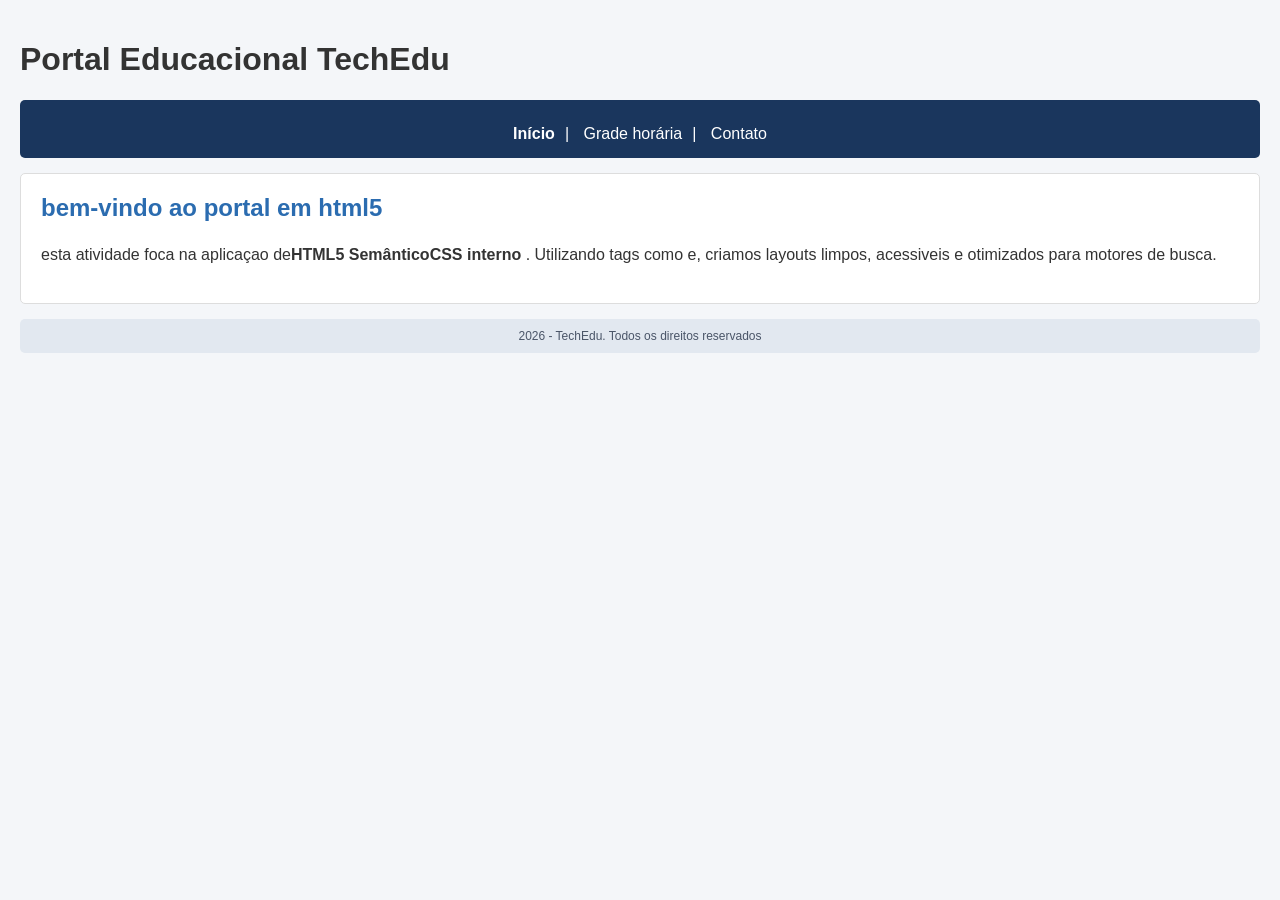
<file: projeto_web_eduardo_5.000/modulo_02/execicio_02/index.html>
<!DOCTYPE html>
<html lang="pt-BR">
<head>
    <meta charset="UTF-8">
    <meta name="viewport" content="width=device-width, initial-scale=1.0">
    <title>início - Portal TechEdu</title>

    <!-- CSS INTERNO DA PÁGINA INCIAL -->
     <style>
        body{
            font-family: Arial, sans-serif;
            background-color: #f4f6f9;
            color: #333333;
            margin: 0;
            padding: 20px;

        }
        header{
            background-color: #1a365d;
            color: #ffffff;
            padding: 15px;
            text-align: center;
            border-radius: 5px;

        }
        header h1{
            margin: 0;
            font-size: 24px;
        }
        nav{
            margin-top: 10px;
        }
        nav a{
            color: #ffffff;
            text-decoration: none;
            padding: 5px 10px;
        }
            nav a:hover{
                background-color: #2b6cb0;
                border-radius: 3px;

            }
        main{
            background-color: #ffffff;
            padding: 20px;
            margin-top: 15px;
            border: 1px solid #dddddd;
            border-radius: 5px;
        }
        main h2{
            color: #2b6cb0;
            text-align: left;
            margin-top: 0;
        }
        table{
            width: 100%;
            border-collapse: collapse;
            margin-top: 15px;
        }
        th,td{
            border: 1px solid #cbd5e0;
            padding: 10px;
            text-align: center;
        }

        th{
            background-color: #2b6cb0;
            color: #ffffff;
        }
        main p{
            text-align: justify;
            line-height: 1.6;
        }
        footer{
            background-color: #e2e8f0;
            text-align: center;
            padding: 10px;
            margin-top: 15px;
            font-size: 12px;
            border-radius: 5px;
        }
        footer p{
            margin: 0;
            color: #4a5568;
        }


     </style>
</head>
<body>
<!-- CABEÇALHO E MENU SEMANTICO -->
    <h1>Portal Educacional TechEdu</h1>
    <header>
    <nav>
        <a href="index.html"><strong>Início</strong></a>|
        <a href="tabela.html">Grade horária</a>|
        <a href="contato.html">Contato</a>
    </nav>
    </header>
    <!-- CONTEUDO PRINCIPAL -->
     <main>
        <section>
            <h2>bem-vindo ao portal em html5</h2>
            <p>esta atividade foca na aplicaçao de<strong>HTML5 Semântico</strong><strong>CSS interno</strong>
            . Utilizando tags como e, criamos layouts limpos, acessiveis e otimizados para motores de busca.
            </p>
        </section>
     </main>

 <!-- RODAPÉ SEMÂNTICO -->
  <footer>
    <p>
        2026 - TechEdu. Todos os direitos reservados
    </p>
    
  </footer>
    
</body>
</html>
</file>
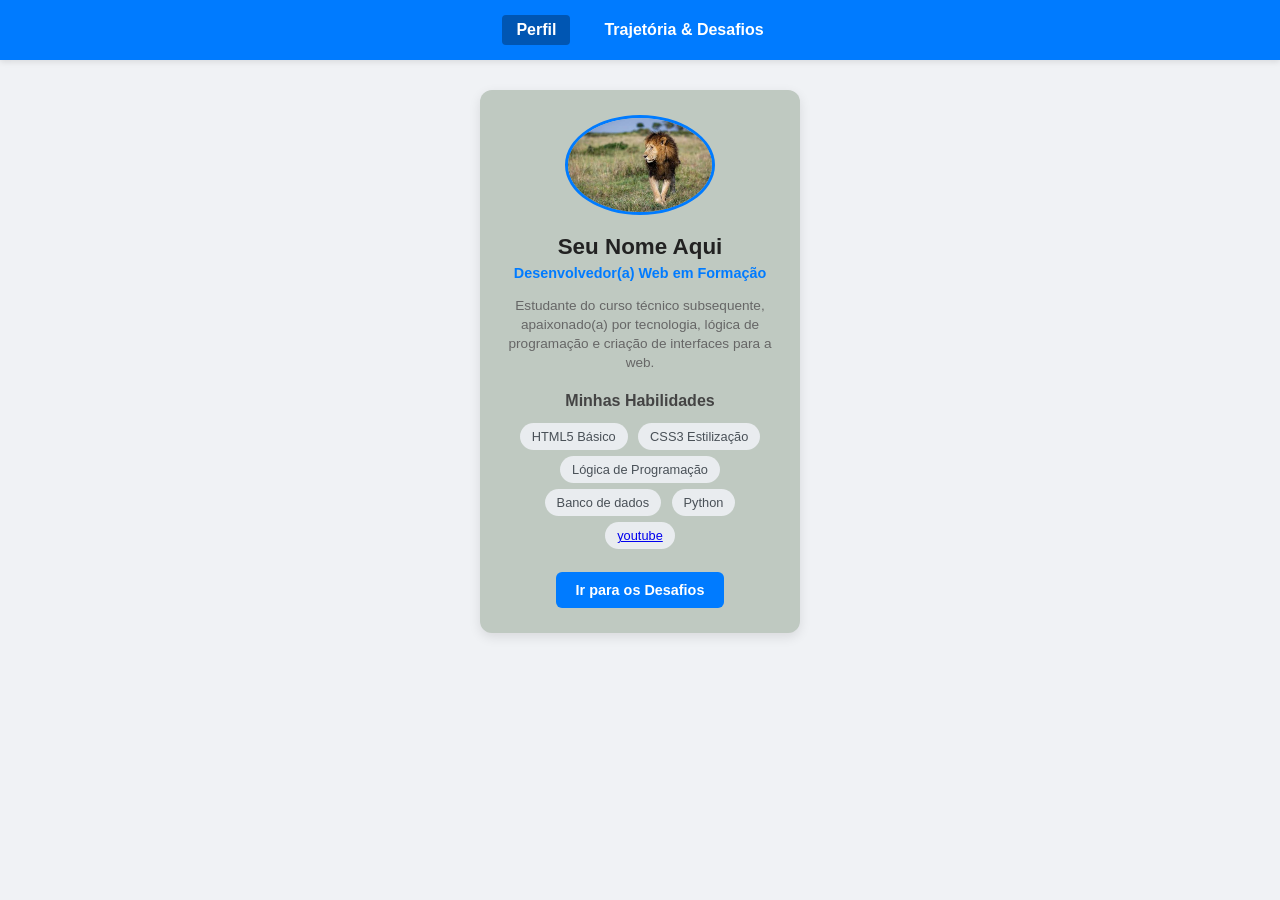
<file: projeto_web_eduardo_5.000/modulo_02/exercicio_03/index.html>
<!DOCTYPE html>
<html lang="pt-BR">
<head>
  <meta charset="UTF-8">
  <meta name="viewport" content="width=device-width, initial-scale=1.0">
  <title>Meu Cartão de Perfil</title>
  <link rel="stylesheet" href="style.css">
</head>
<body>

  <!-- Menu de Navegação -->
  <nav class="menu-navegacao">
    <a href="index.html" class="ativo">Perfil</a>
    <a href="desafios.html">Trajetória & Desafios</a>
  </nav>

  <main class="cartao">
    <img src="../../imagem/leao.png" alt="Foto de perfil" class="foto" width="150px" height="100px">

    <h1>Seu Nome Aqui</h1>
    <p class="cargo">Desenvolvedor(a) Web em Formação</p>

    <div class="bio">
      <p>Estudante do curso técnico subsequente, apaixonado(a) por tecnologia, lógica de programação e criação de interfaces para a web.</p>
    </div>

    <h2>Minhas Habilidades</h2>
    <ul class="habilidades">
      <li>HTML5 Básico</li>
      <li>CSS3 Estilização</li>
      <li>Lógica de Programação</li>
      <li>Banco de dados</li>
      <li>Python</li>
      <li><a href="https://www.youtube.com/">youtube</a></li>
    </ul>

    <a href="desafios.html" class="botao-contato">Ir para os Desafios</a>
  </main>

</body>
</html>
</file>
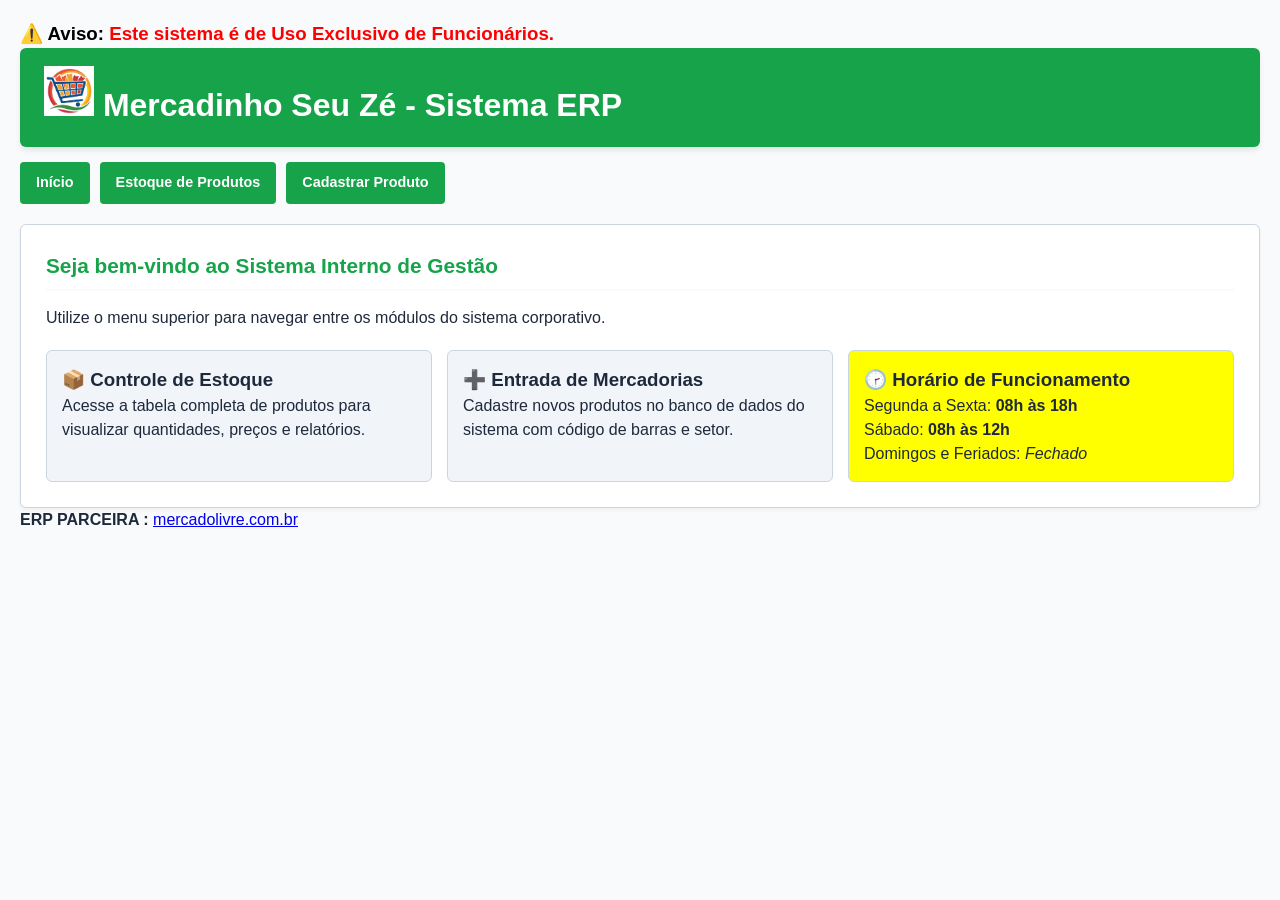
<file: projeto_web_eduardo_5.000/modulo_02/Exercício_05/index.html>
<!DOCTYPE html>
<!-- desafio-2 -->
<html lang="pt-BR">
<head>
  <meta charset="UTF-8">
  <!-- desafio-10 -->
  <meta name="viewport" content="width=device-width, initial-scale=1.0">
  <title>Mercadinho Seu Zé - Página Inicial</title>
  <link rel="stylesheet" href="style.css">
</head>
<body>
  <!-- desafio-5 -->
  <div class="alerta-topo">
     <h3 style="color: red;"><strong style="color: black;">⚠️ Aviso:</strong>  Este sistema é de Uso Exclusivo de Funcionários.</h3>
  </div>
  <!-- desafio-6 -->
  <header>
    <h1><img src="../../imagem/mercadinho.png"; width="50px"; height="50px"; alt="Mercadinho Seu Zé";> Mercadinho Seu Zé - Sistema ERP</h1>
  </header>

  <nav>
    <!-- desafio-1 -->
    <a href="index.html" title="Página Inicial">Início</a>
    <a href="produtos.html" title="Estoque de Produtos">Estoque de Produtos</a>
    <a href="cadastro.html" title="Cadastrar Novo Item">Cadastrar Produto</a>
  </nav>
      <!-- desafio-3 -->
  <main class="conteudo"; title="Página Inicial";>
    <h2>Seja bem-vindo ao Sistema Interno de Gestão</h2>
    <p>Utilize o menu superior para navegar entre os módulos do sistema corporativo.</p>
      <!-- desafio-9 -->
    <div class="painel-atalhos">
      <div class="card-atalho">
        <h3>📦 Controle de Estoque</h3>
        <p>Acesse a tabela completa de produtos para visualizar quantidades, preços e relatórios.</p>
      </div>
      <div class="card-atalho">
        <h3>➕ Entrada de Mercadorias</h3>
        <p>Cadastre novos produtos no banco de dados do sistema com código de barras e setor.</p>
      </div>
      <!-- desafio-4 -->
      <div class="card-atalho" style="background-color: yellow;">
        <h3>🕝 Horário de Funcionamento</h3>
        <p>Segunda a Sexta: <strong>08h às 18h</strong></p>
        <p>Sábado: <strong>08h às 12h</strong></p>
        <p>Domingos e Feriados: <em>Fechado</em></p>
      </div>
    </div>
    
  </main>
     <!-- desafio-7 -->
  <footer>
  <p>
    <strong> ERP PARCEIRA : </strong> <a href="https://www.mercadolivre.com.br/" target="_blank" title="Visite o site do ERP Parceiro">mercadolivre.com.br</a>
  </p>
  
</html>
</file>
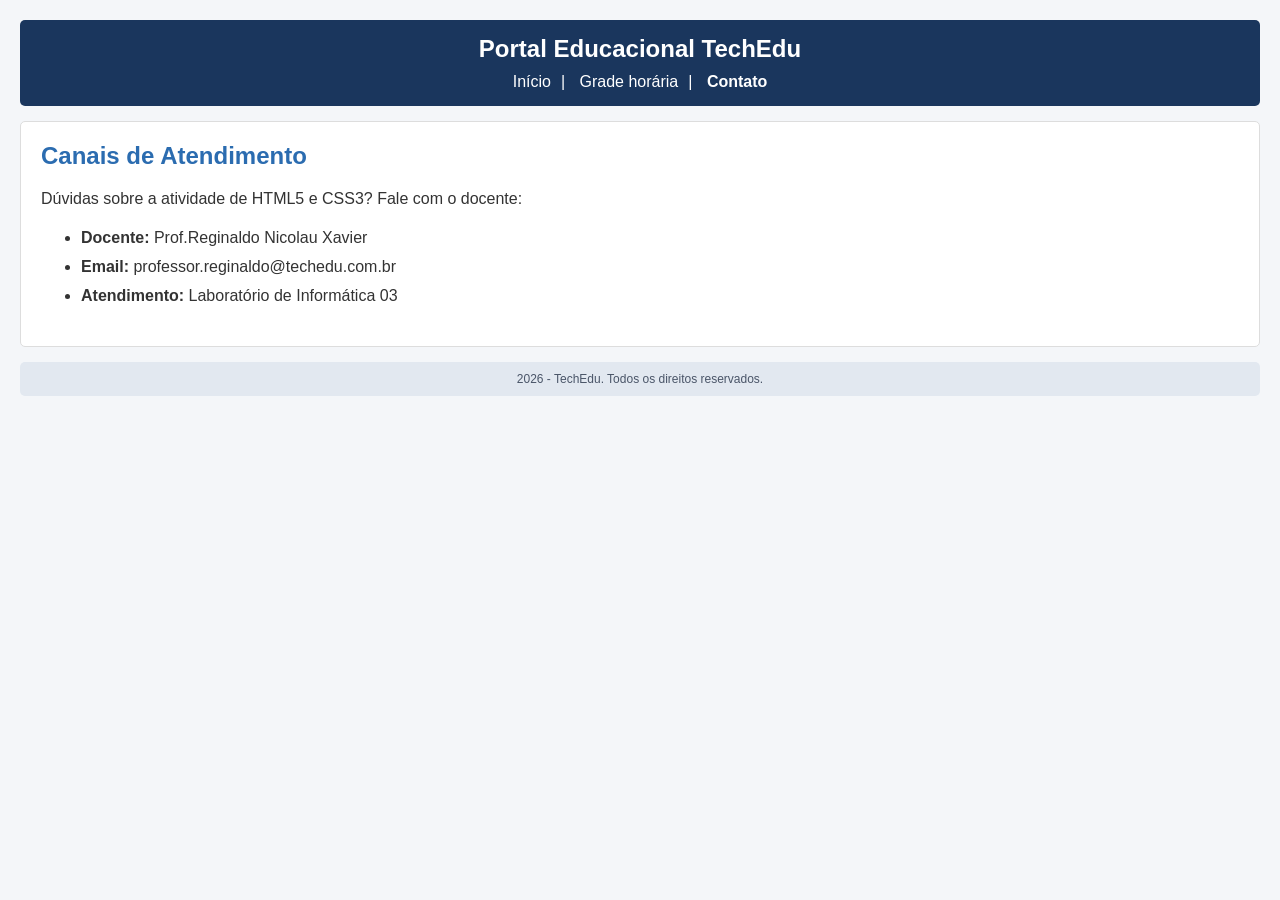
<file: projeto_web_eduardo_5.000/modulo_02/execicio_02/contato.html>
<!DOCTYPE html>
<html lang="pt-BR">
<head>
    <meta charset="UTF-8">
    <meta name="viewport" content="width=device-width, initial-scale=1.0">
    <title>início - Portal TechEdu</title>

    <!-- CSS INTERNO DA PÁGINA INCIAL -->
     <style>
        body{
            font-family: Arial, sans-serif;
            background-color: #f4f6f9;
            color: #333333;
            margin: 0;
            padding: 20px;

        }
        header{
            background-color: #1a365d;
            color: #ffffff;
            padding: 15px;
            text-align: center;
            border-radius: 5px;

        }
        header h1{
            margin: 0;
            font-size: 24px;
        }
        nav{
            margin-top: 10px;
        }
        nav a{
            color: #ffffff;
            text-decoration: none;
            padding: 5px 10px;
        }
            nav a:hover{
                background-color: #2b6cb0;
                border-radius: 3px;

            }
        main{
            background-color: #ffffff;
            padding: 20px;
            margin-top: 15px;
            border: 1px solid #dddddd;
            border-radius: 5px;
        }
        main h2{
            color: #2b6cb0;
            text-align: left;
            margin-top: 0;
        }
        ul{line-height: 1.8;}
        
        footer{
            background-color: #e2e8f0;
            text-align: center;
            padding: 10px;
            margin-top: 15px;
            font-size: 12px;
            border-radius: 5px;
        }
        footer p{
            margin: 0;
            color: #4a5568;
        }


     </style>
</head>
<body>
<header>
    <h1>Portal Educacional TechEdu</h1>
    <nav>
        <a href="index.html">Início</a>|
        <a href="tabela.html">Grade horária</a>|
        <a href="contato.html"><strong>Contato</strong></a>
    </nav>
</header>
    <!-- CONTEUDO PRINCIPAL -->
     <main>
        <section>
            <h2>Canais de Atendimento</h2>
            <p>Dúvidas sobre a atividade de HTML5 e CSS3? Fale com o docente:</p>
            <ul>
                <li>
                    <strong>Docente: </strong>Prof.Reginaldo Nicolau Xavier
                </li>
                <li>
                    <strong>Email: </strong>professor.reginaldo@techedu.com.br
                </li>
                <li>
                    <strong>Atendimento: </strong>Laboratório de Informática 03
                </li>
            </ul>
        </section>
     </main>

 <!-- RODAPÉ SEMÂNTICO -->
  <footer>
    <p>
        2026 - TechEdu. Todos os direitos reservados.
    </p>
    
  </footer>
    
</body>
</html>
</file>
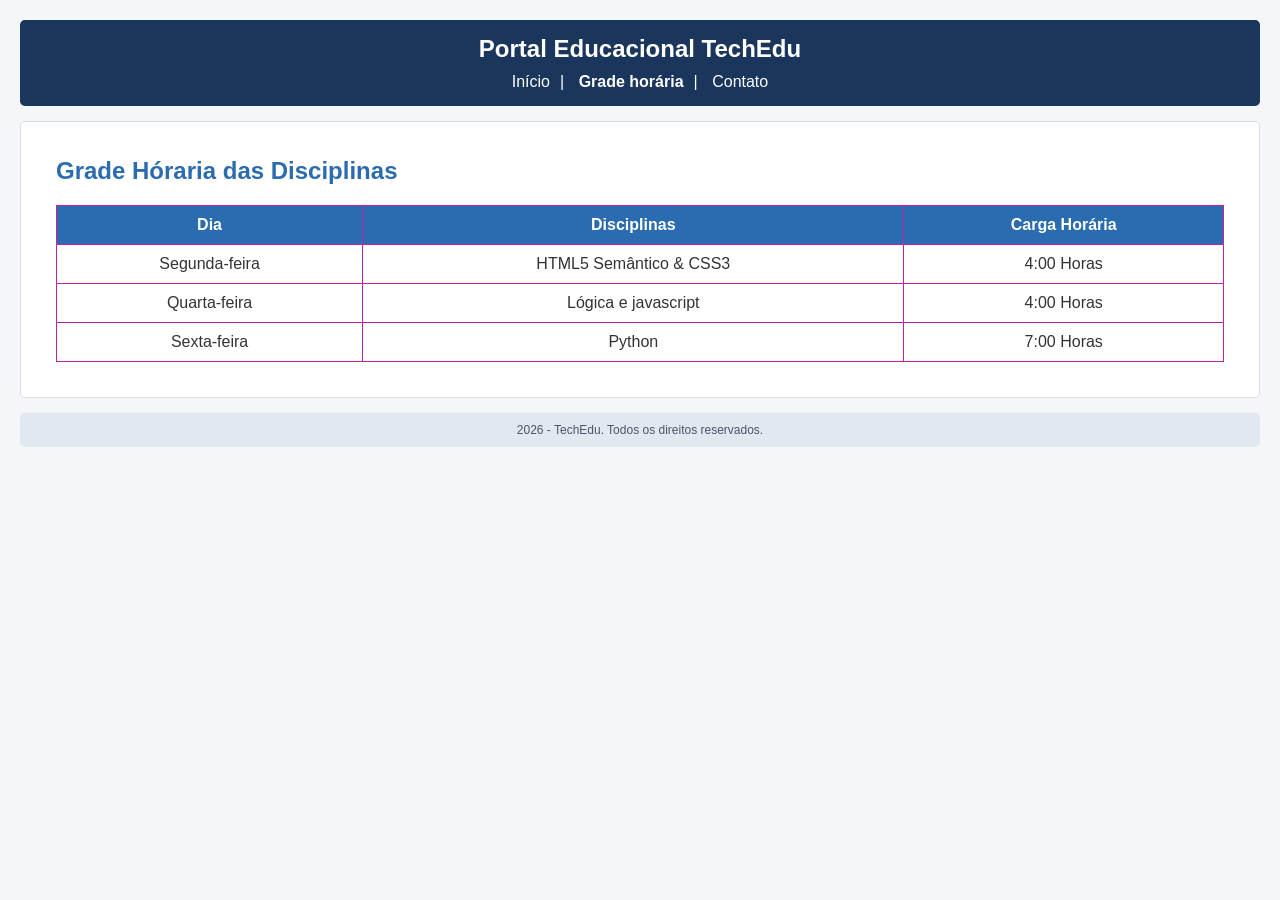
<file: projeto_web_eduardo_5.000/modulo_02/execicio_02/tabela.html>
<!DOCTYPE html>
<html lang="pt-BR">
<head>
    <meta charset="UTF-8">
    <meta name="viewport" content="width=device-width, initial-scale=1.0">
    <title>início - Portal TechEdu</title>

    <!-- CSS INTERNO DA PÁGINA INCIAL -->
     <style>
        body{
            font-family: Arial, sans-serif;
            background-color: #f4f6f9;
            color: #333333;
            margin: 0;
            padding: 20px;

        }
        header{
            background-color: #1a365d;
            color: #ffffff;
            padding: 15px;
            text-align: center;
            border-radius: 5px;

        }
        header h1{
            margin: 0;
            font-size: 24px;
        }
        nav{
            margin-top: 10px;
        }
        nav a{
            color: #ffffff;
            text-decoration: none;
            padding: 5px 10px;
        }
            nav a:hover{
                background-color: #2b6cb0;
                border-radius: 3px;

            }
        main{
            background-color: #ffffff;
            padding: 35px;
            margin-top: 15px;
            border: 1px solid #dddddd;
            border-radius: 5px;
        }
        main h2{
            color: #2b6cb0;
            text-align: left;
            margin-top: 0;
        }
        table{
            width: 100%;
            border-collapse: collapse;
            margin-top: 15px;
            ;
        }
        th,td{
            border: 1px solid #c41ea0;
            padding: 10px;
            text-align: center;
        }

        th{
            background-color: #2b6cb0;
            color: #ffffff;
        }
        footer{
            background-color: #e2e8f0;
            text-align: center;
            padding: 10px;
            margin-top: 15px;
            font-size: 12px;
            border-radius: 5px;
        }
        footer p{
            margin: 0;
            color: #4a5568;
        }


     </style>
</head>
<body>
<header>
    <h1>Portal Educacional TechEdu</h1>
    <nav>
        <a href="index.html">Início</a>|
        <a href="tabela.html"><strong>Grade horária</strong></a>|
        <a href="contato.html">Contato</a>
    </nav>
</header>
    <!-- CONTEUDO PRINCIPAL -->
     <main>
        <section>
            <h2>Grade Hóraria das Disciplinas</h2>
            <table>
                <thead>
                    <tr>
                        <th>Dia</th>
                        <th>Disciplinas</th>
                        <th>Carga Horária</th>
                    </tr>
                </thead>
                <tbody>
                    <tr>
                        <td>Segunda-feira</td>
                        <td>HTML5 Semântico & CSS3</td>
                        <td>4:00 Horas</td>
                    </tr>
                    <tr>
                        <td>Quarta-feira</td>
                        <td>Lógica e javascript</td>
                        <td>4:00 Horas</td>
                    </tr>
                    <tr>
                        <td>Sexta-feira</td>
                        <td>Python</td>
                        <td>7:00 Horas</td>
                    </tr>
                </tbody>
            </table>
        </section>
     </main>

 <!-- RODAPÉ SEMÂNTICO -->
  <footer>
    <p>
        2026 - TechEdu. Todos os direitos reservados.
    </p>
    
  </footer>
    
</body>
</html>
</file>
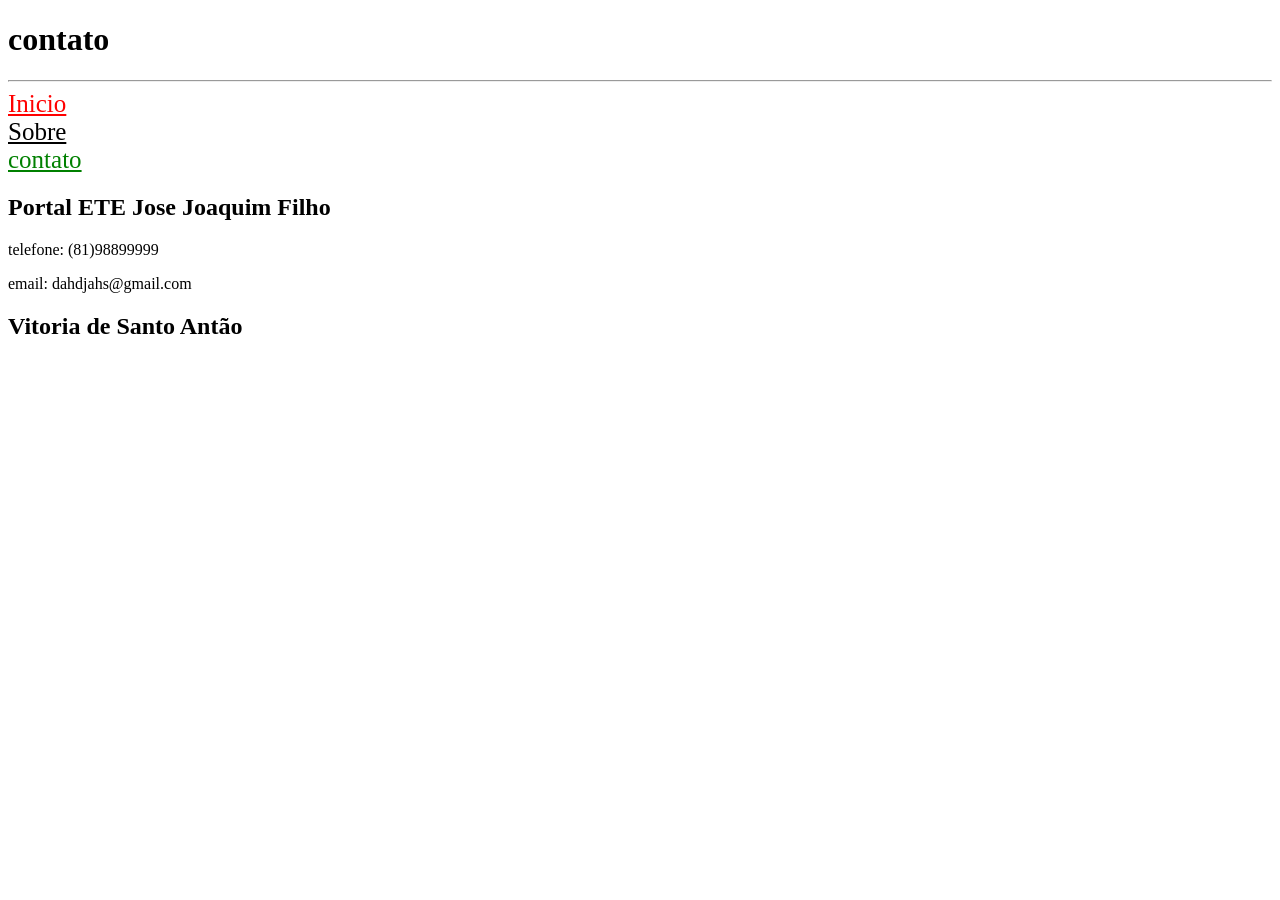
<file: projeto_web_eduardo_5.000/modulo_02/exercicio_01/contato.html>
<!DOCTYPE html>
<html lang="pt-BR">
<head>
    <meta charset="UTF-8">
    <meta name="viewport" content="width=device-width, initial-scale=1.0">
    <title>Portal ETE</title>
</head>
<body>
    <div id="topo">
    <h1>contato</h1>
    <hr>
    <div id="menu">
        <a href="index.html" style="color: red; font-size: 25px;">Inicio</a>
        <br>
        <a href="sobre.html " style="color: black; font-size: 25px;">Sobre</a>
        <br>
        <a href="contato.html" style="color: green; font-size: 25px;">contato</a>

        </div>
    </div>

    <div id="conteudo">
        <h2>Portal ETE Jose Joaquim Filho</h2>
        <p>telefone: (81)98899999</p>
        <p>email: dahdjahs@gmail.com</p>
        

    <div id="rodape">
        <h2>Vitoria de Santo Antão</h2>

    </div>
</body>
</html>
</file>
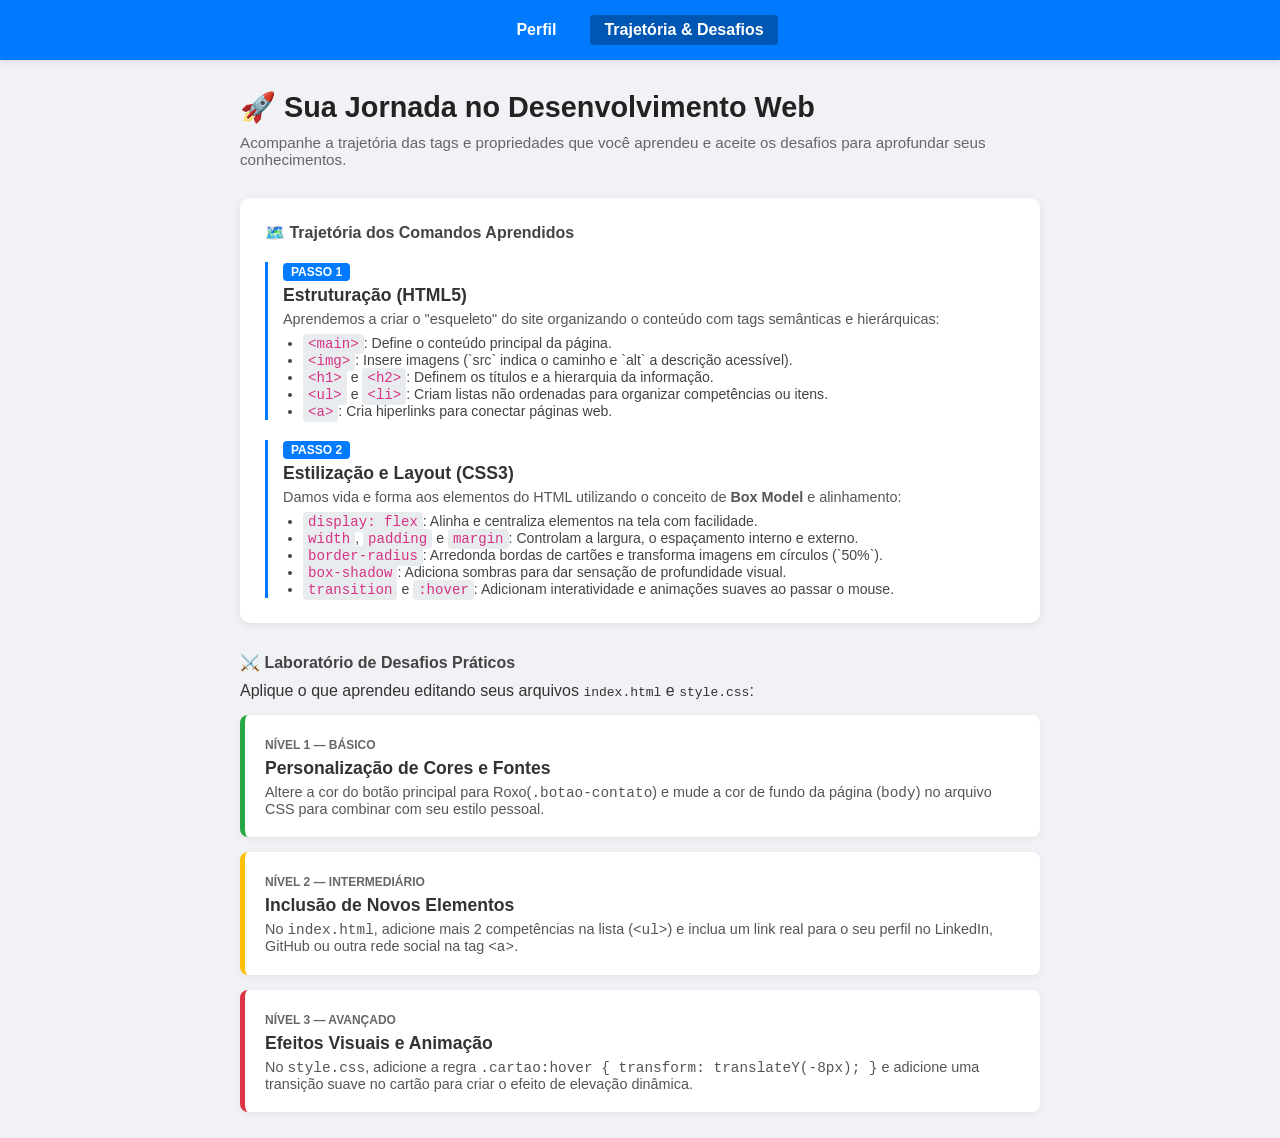
<file: projeto_web_eduardo_5.000/modulo_02/exercicio_03/desafios.html>
<!DOCTYPE html>
<html lang="pt-BR">
<head>
  <meta charset="UTF-8">
  <meta name="viewport" content="width=device-width, initial-scale=1.0">
  <title>Trajetória & Desafios HTML/CSS</title>
  <link rel="stylesheet" href="style.css">
</head>
<body>

  <!-- Menu de Navegação -->
  <nav class="menu-navegacao">
    <a href="index.html">Perfil</a>
    <a href="desafios.html" class="ativo">Trajetória & Desafios</a>
  </nav>

  <main class="conteiner-desafios">
    <h1>🚀 Sua Jornada no Desenvolvimento Web</h1>
    <p class="subtitulo">Acompanhe a trajetória das tags e propriedades que você aprendeu e aceite os desafios para aprofundar seus conhecimentos.</p>

    <!-- Linha do Tempo / Trajetória -->
    <section class="secao-trajetoria">
      <h2>🗺️ Trajetória dos Comandos Aprendidos</h2>

      <div class="etapa-trajetoria">
        <span class="passo">Passo 1</span>
        <h3>Estruturação (HTML5)</h3>
        <p>Aprendemos a criar o "esqueleto" do site organizando o conteúdo com tags semânticas e hierárquicas:</p>
        <ul>
          <li><code>&lt;main&gt;</code>: Define o conteúdo principal da página.</li>
          <li><code>&lt;img&gt;</code>: Insere imagens (`src` indica o caminho e `alt` a descrição acessível).</li>
          <li><code>&lt;h1&gt;</code> e <code>&lt;h2&gt;</code>: Definem os títulos e a hierarquia da informação.</li>
          <li><code>&lt;ul&gt;</code> e <code>&lt;li&gt;</code>: Criam listas não ordenadas para organizar competências ou itens.</li>
          <li><code>&lt;a&gt;</code>: Cria hiperlinks para conectar páginas web.</li>
        </ul>
      </div>

      <div class="etapa-trajetoria">
        <span class="passo">Passo 2</span>
        <h3>Estilização e Layout (CSS3)</h3>
        <p>Damos vida e forma aos elementos do HTML utilizando o conceito de <strong>Box Model</strong> e alinhamento:</p>
        <ul>
          <li><code>display: flex</code>: Alinha e centraliza elementos na tela com facilidade.</li>
          <li><code>width</code>, <code>padding</code> e <code>margin</code>: Controlam a largura, o espaçamento interno e externo.</li>
          <li><code>border-radius</code>: Arredonda bordas de cartões e transforma imagens em círculos (`50%`).</li>
          <li><code>box-shadow</code>: Adiciona sombras para dar sensação de profundidade visual.</li>
          <li><code>transition</code> e <code>:hover</code>: Adicionam interatividade e animações suaves ao passar o mouse.</li>
        </ul>
      </div>
    </section>

    <!-- Bloco de Desafios Práticos -->
    <section class="secao-desafios">
      <h2>⚔️ Laboratório de Desafios Práticos</h2>
      <p>Aplique o que aprendeu editando seus arquivos <code>index.html</code> e <code>style.css</code>:</p>

      <div class="card-desafio nivel-facil">
        <span class="tag-nivel">Nível 1 — Básico</span>
        <h3>Personalização de Cores e Fontes</h3>
        <p>Altere a cor do botão principal para Roxo(<code>.botao-contato</code>) e mude a cor de fundo da página (<code>body</code>) no arquivo CSS para combinar com seu estilo pessoal.</p>
      </div>

      <div class="card-desafio nivel-medio">
        <span class="tag-nivel">Nível 2 — Intermediário</span>
        <h3>Inclusão de Novos Elementos</h3>
        <p>No <code>index.html</code>, adicione mais 2 competências na lista (<code>&lt;ul&gt;</code>) e inclua um link real para o seu perfil no LinkedIn, GitHub ou outra rede social na tag <code>&lt;a&gt;</code>.</p>
      </div>

      <div class="card-desafio nivel-dificil">
        <span class="tag-nivel">Nível 3 — Avançado</span>
        <h3>Efeitos Visuais e Animação</h3>
        <p>No <code>style.css</code>, adicione a regra <code>.cartao:hover { transform: translateY(-8px); }</code> e adicione uma transição suave no cartão para criar o efeito de elevação dinâmica.</p>
      </div>
    </section>
  </main>

</body>
</html>
</file>
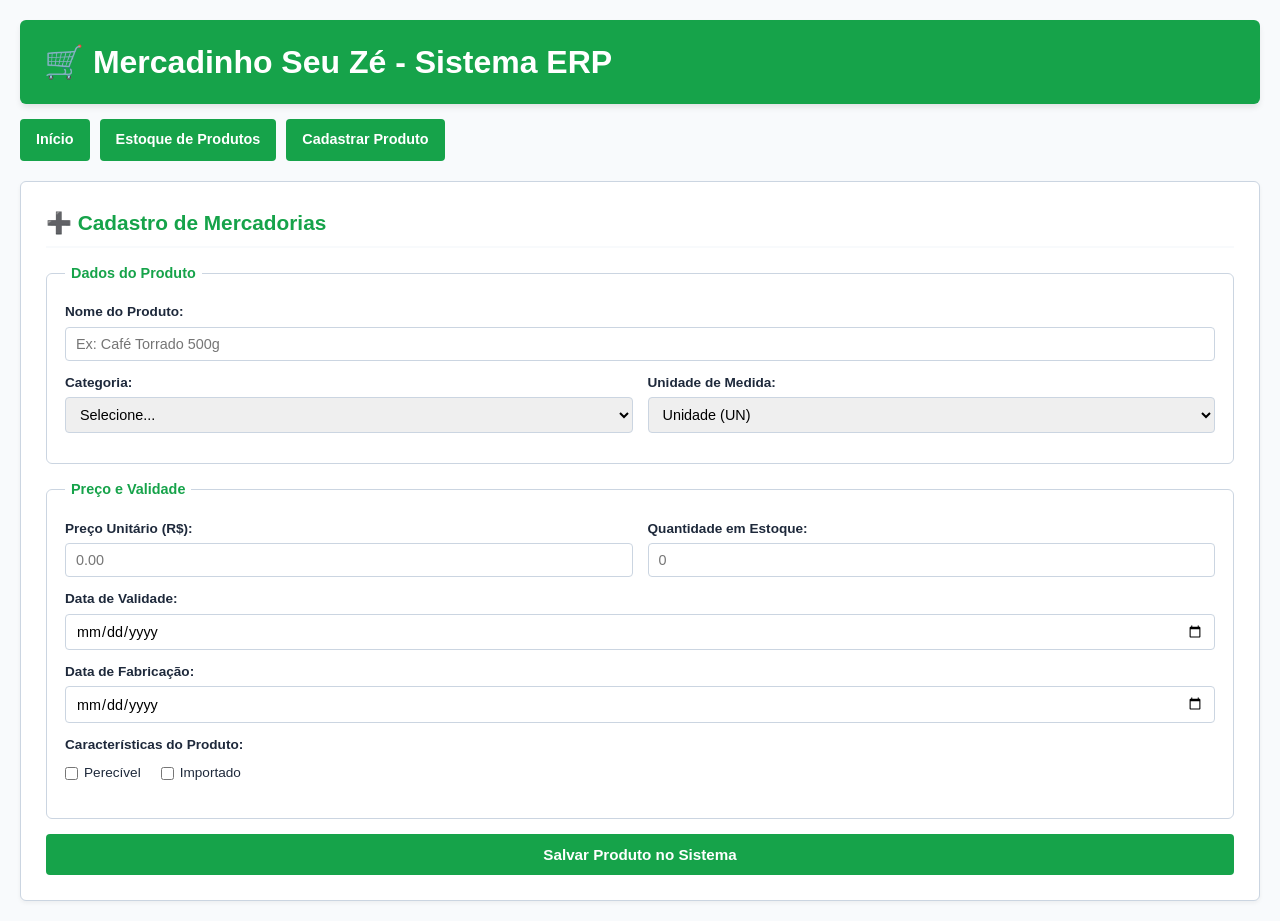
<file: projeto_web_eduardo_5.000/modulo_02/Exercício_05/cadastro.html>
<!DOCTYPE html>
<html lang="pt-BR">
<head>
  <meta charset="UTF-8">
  <meta name="viewport" content="width=device-width, initial-scale=1.0">
  <title>Mercadinho Seu Zé - Cadastrar Produto</title>
  <link rel="stylesheet" href="style.css">
</head>
<body>

  <header>
    <h1>🛒 Mercadinho Seu Zé - Sistema ERP</h1>
  </header>

  <nav>
    <a href="index.html">Início</a>
    <a href="produtos.html">Estoque de Produtos</a>
    <a href="cadastro.html">Cadastrar Produto</a>
  </nav>

  <main class="conteudo">
    <h2>➕ Cadastro de Mercadorias</h2>
        <!-- desafio-10.formulario -->
    <form action="produtos.html" method="get">
      
      <!-- SEÇÃO 1: INFORMAÇÕES BÁSICAS -->
       <!-- desafio-1.formulario -->
      <fieldset>
        <legend>Dados do Produto</legend>

        <div class="campo">
          <label for="nome">Nome do Produto:</label>
          <!-- desafio-9.formulario -->
          <input type="text" id="nome" name="nome" placeholder="Ex: Café Torrado 500g" required>
        </div>

        <div class="linha-dupla">
          <div class="campo">
            <label for="categoria">Categoria:</label>
             <!-- desafio-2.formulario -->
              <!-- desafio-4.formulario -->
            <select id="categoria" name="categoria" required>
              <option value="">Selecione...</option>
              <option value="alimentos">Alimentos</option>
              <option value="bebidas">Bebidas</option>
              <option value="laticinios">Laticínios</option>
              <option value="limpeza">Limpeza</option>
            </select>
          </div>

          <div class="campo">
            <label for="unidade">Unidade de Medida:</label>
            <select id="unidade" name="unidade">
              <option value="un">Unidade (UN)</option>
              <option value="kg">Quilo (KG)</option>
              <option value="lt">Litro (LT)</option>
              <option value="pct">Pacote (PCT)</option>
            </select>
          </div>
        </div>
      </fieldset>

      <!-- SEÇÃO 2: VALORES E VALIDADE -->
      <fieldset>
        <legend>Preço e Validade</legend>
          <!-- desafio-6.formulario -->
        <div class="linha-dupla">
          <div class="campo">
            <label for="preco">Preço Unitário (R$):</label>
            <!-- desafio-3.formulario -->
            <input type="number" id="preco" name="preco" step="0.01" placeholder="0.00" required>
          </div>
          

          <div class="campo">
            <label for="qtd">Quantidade em Estoque:</label>
            <input type="number" id="qtd" name="qtd" placeholder="0" required>
          </div>
        </div>
          <!-- desafio-7.formulario -->
        <div class="campo">
          <label for="validade">Data de Validade:</label>
          <input type="date" id="validade" name="validade" required>
        </div>
        <div class="campo">
          <label for="fabricação">Data de Fabricação:</label>
          <input type="date" id="fabricação" name="fabricação" required>
        </div>
            <!-- ia.desafio-8.formulario -->
        <div class="campo">
          <label>Características do Produto:</label>
          <div class="grupo-checkbox">
            
            <label class="checkbox-label">
              <input type="checkbox" name="perecivel" value="sim"> Perecível
            </label>

            <label class="checkbox-label">
              <input type="checkbox" name="importado" value="sim">Importado
            </label>

  </div>
</div>
      </fieldset>

      <button type="submit">Salvar Produto no Sistema</button>
    </form>
  </main>

</body>
</html>
</file>
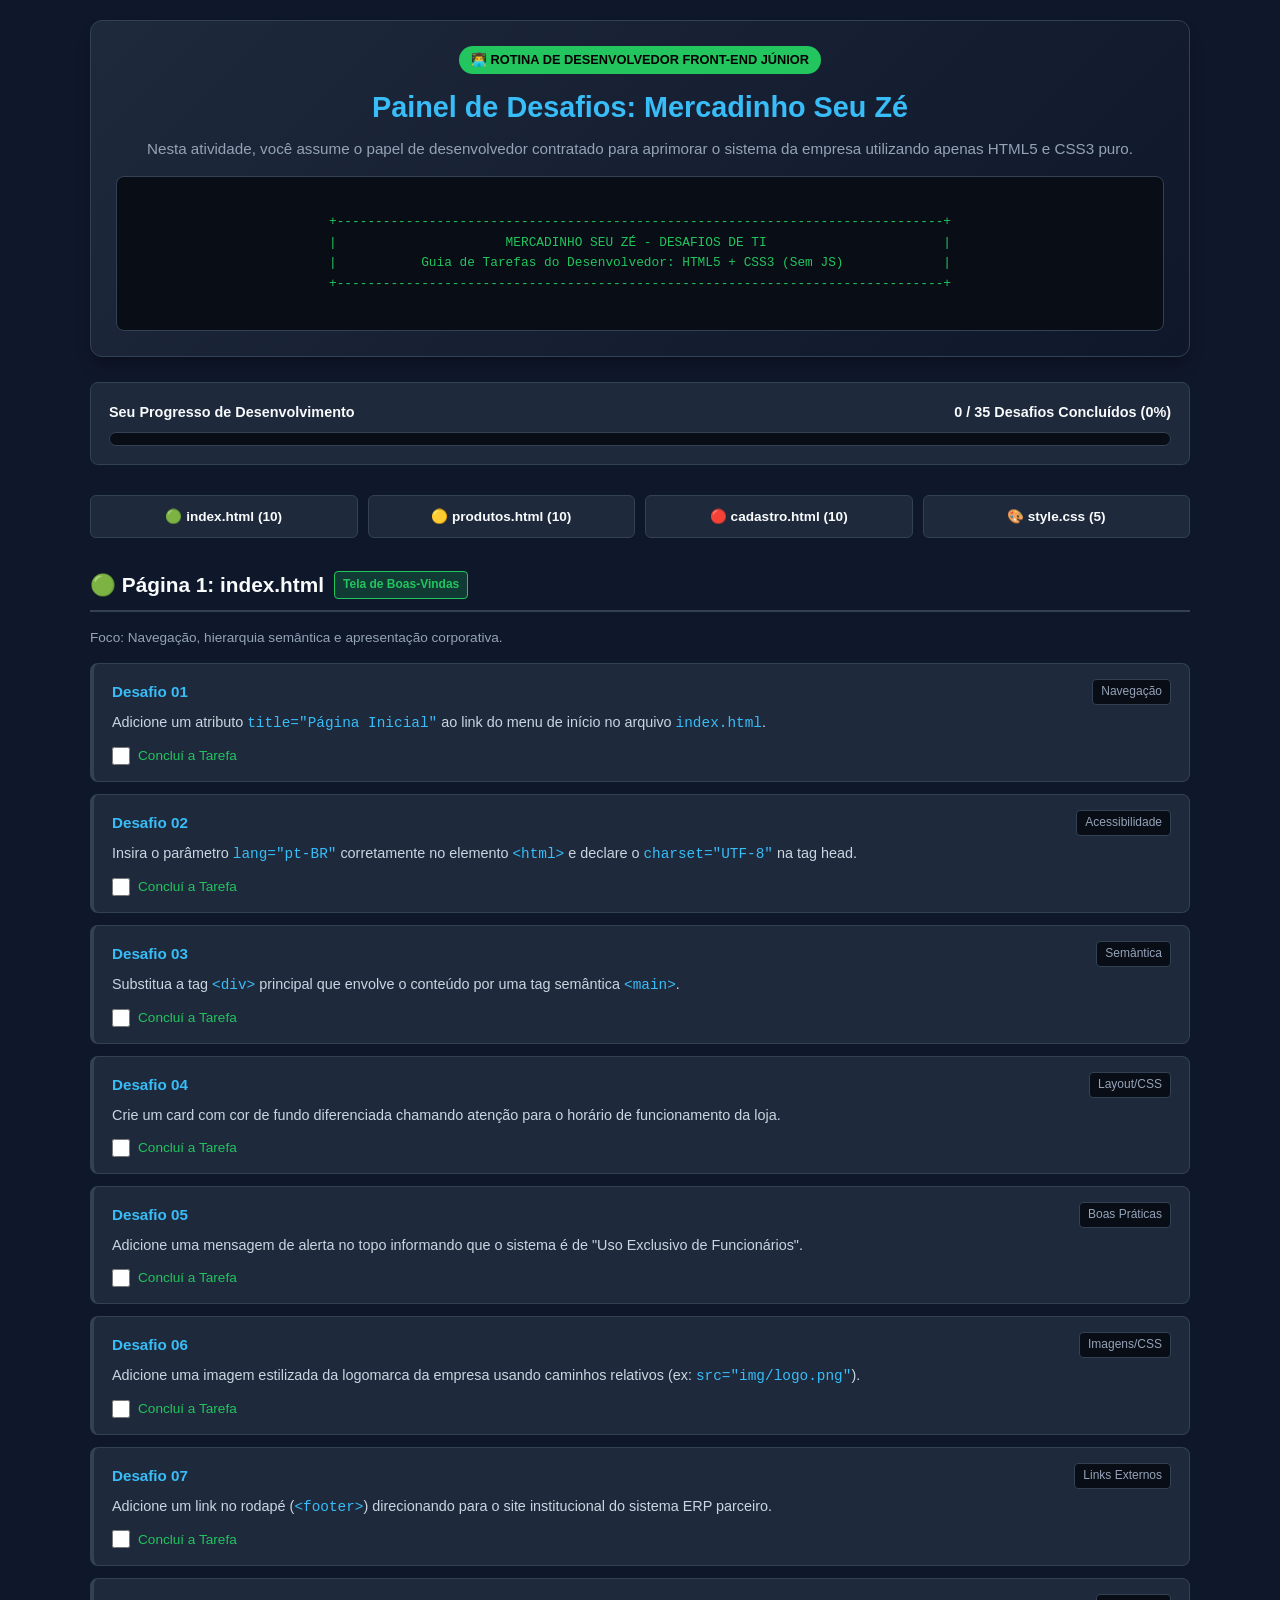
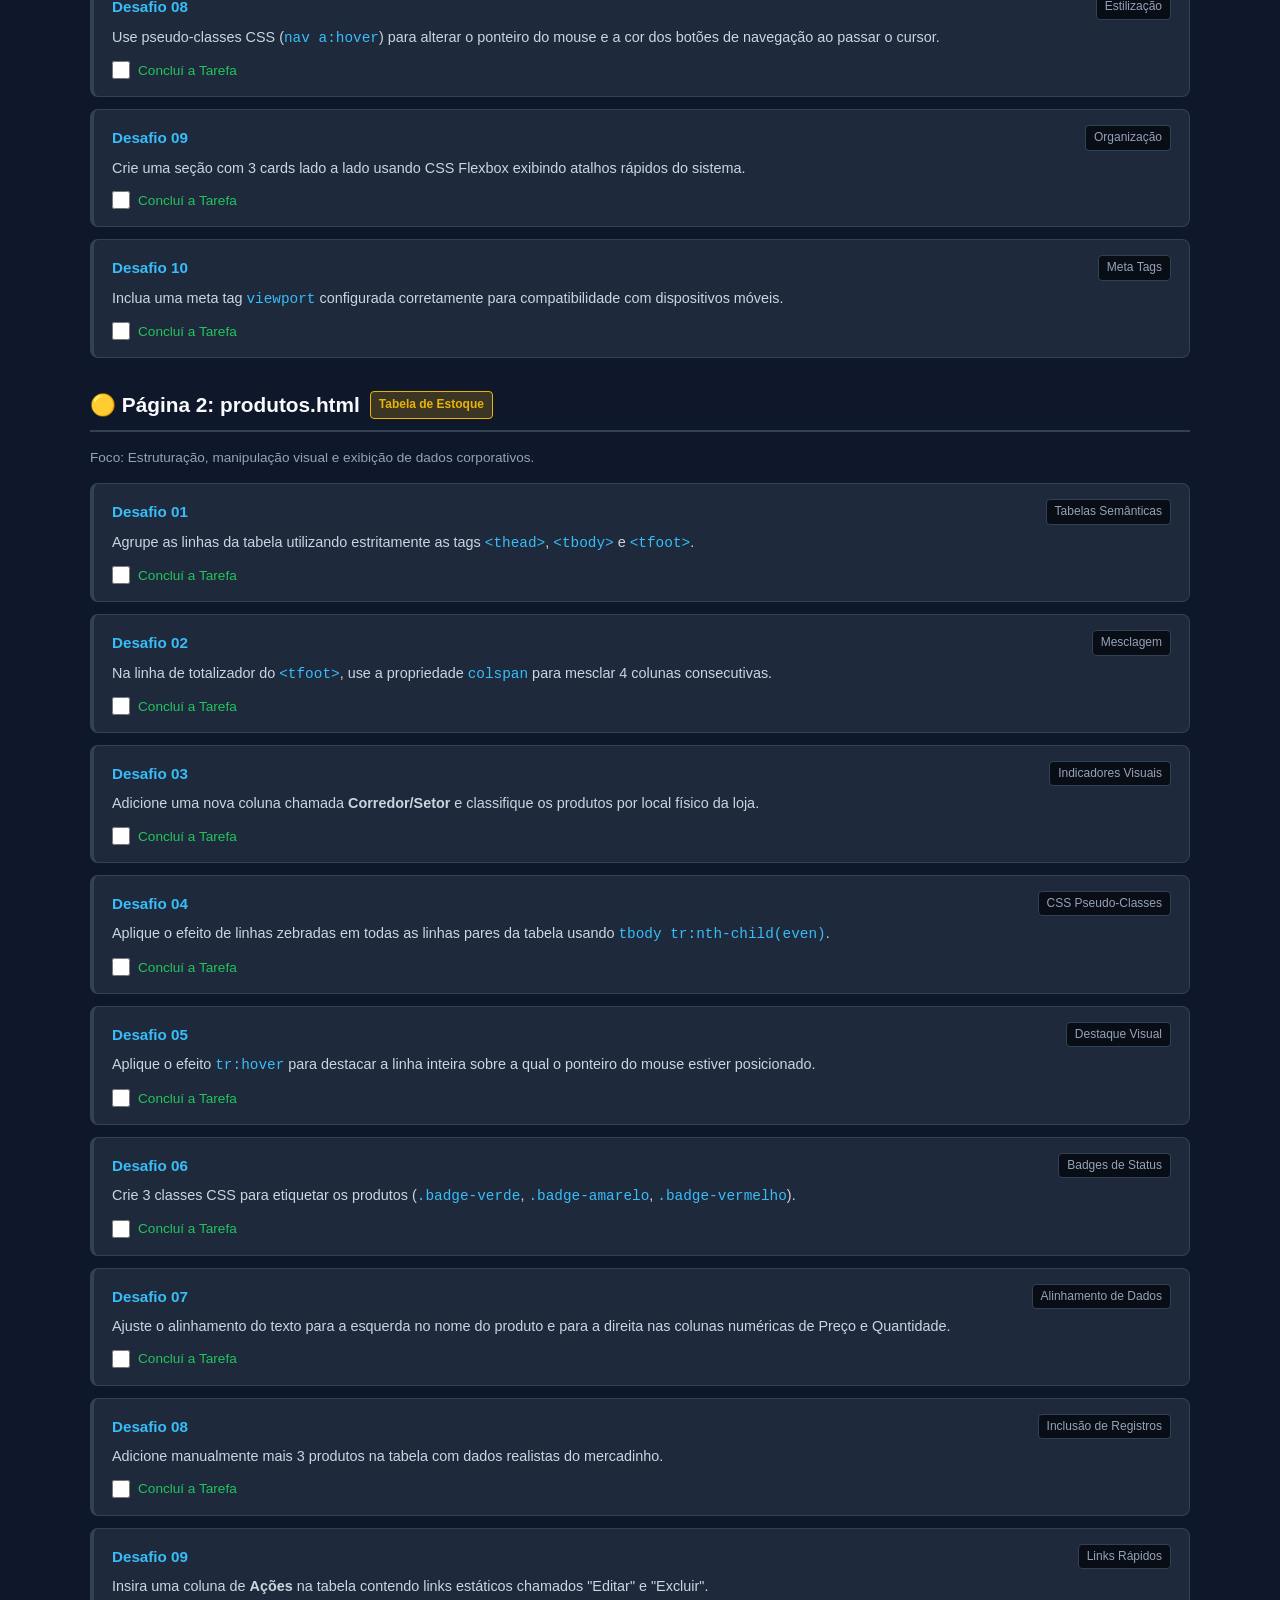
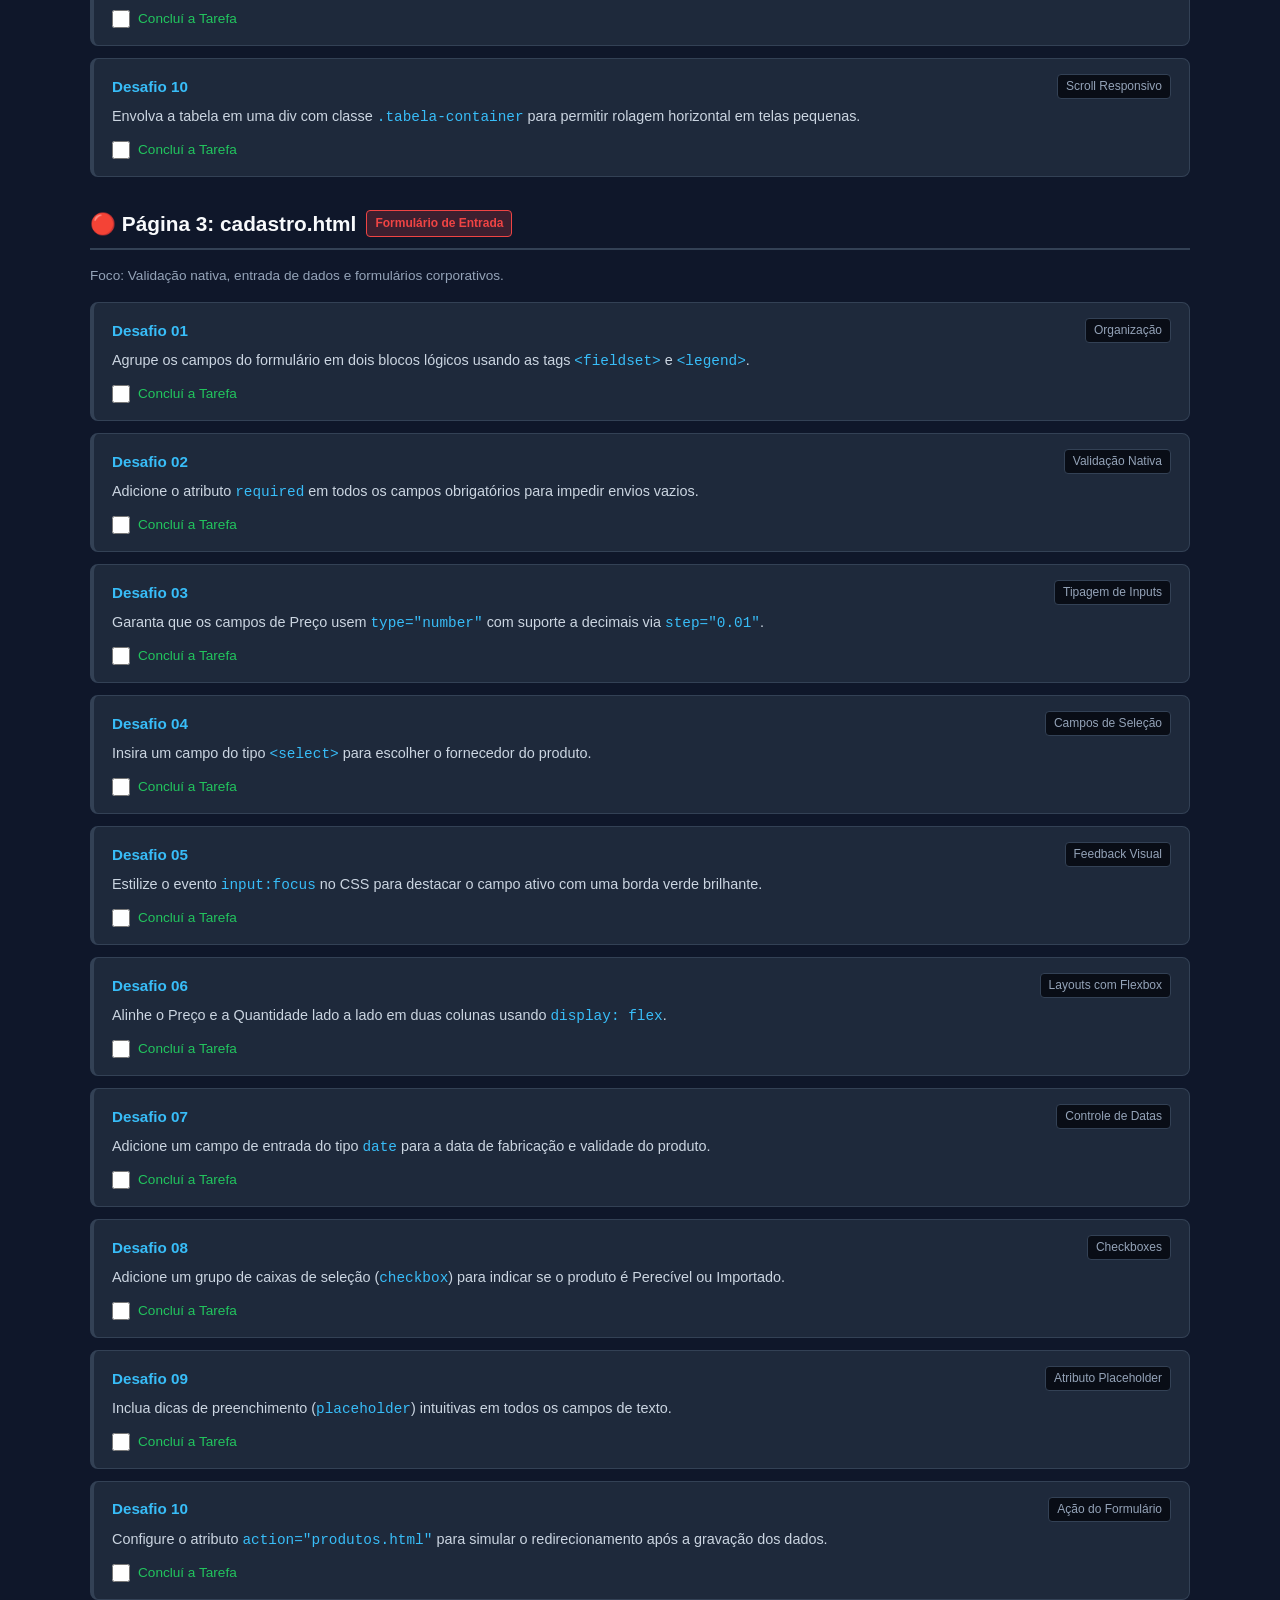
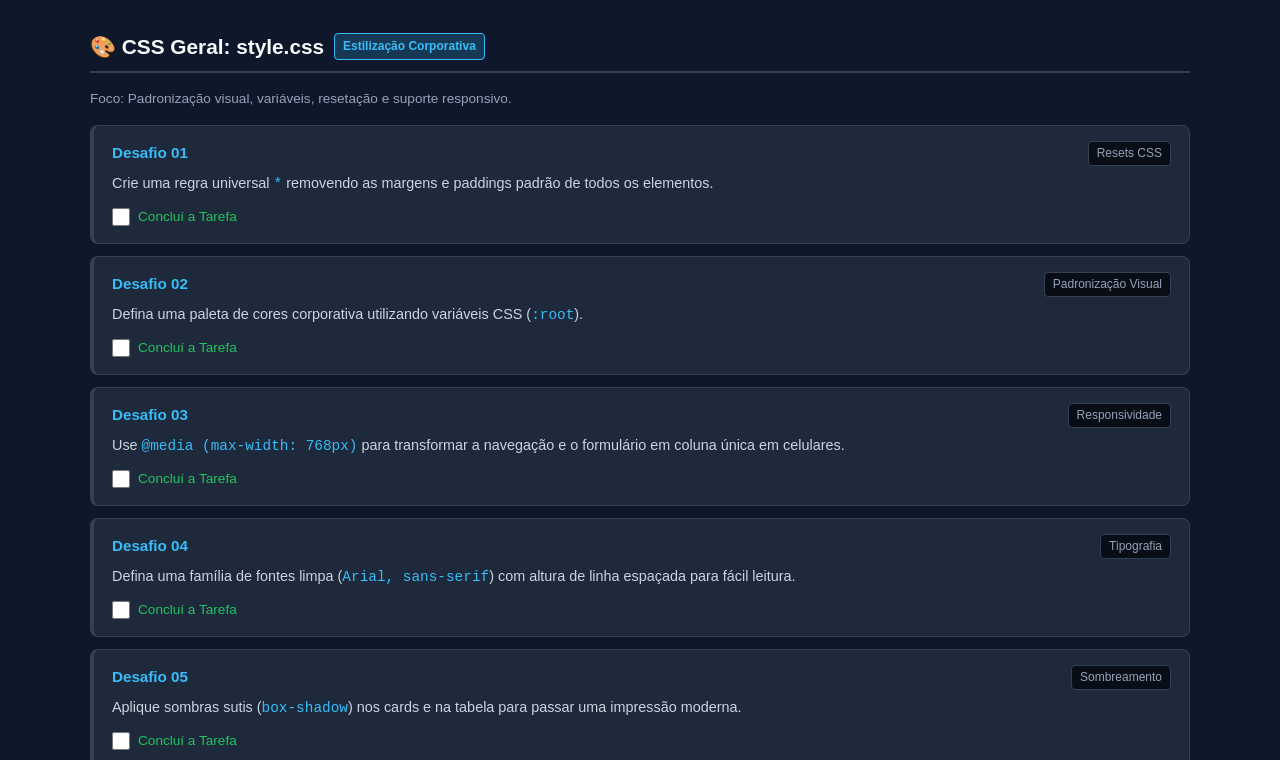
<file: projeto_web_eduardo_5.000/modulo_02/Exercício_05/desafios.html>
<!DOCTYPE html>
<html lang="pt-BR">
<head>
  <meta charset="UTF-8">
  <meta name="viewport" content="width=device-width, initial-scale=1.0">
  <title>Painel de Desafios - Mercadinho Seu Zé</title>
  <style>
    /* =========================================================================
       ESTILOS VISUAIS DA PÁGINA DO PAINEL (DARK THEME PROFISSIONAL)
       ========================================================================= */
    :root {
      --bg-principal: #0f172a;
      --bg-card: #1e293b;
      --bg-codigo: #090d16;
      --verde-destaque: #22c55e;
      --amarelo-destaque: #eab308;
      --vermelho-destaque: #ef4444;
      --azul-destaque: #38bdf8;
      --texto-claro: #f8fafc;
      --texto-suave: #94a3b8;
      --borda: #334155;
    }

    * {
      box-sizing: border-box;
      margin: 0;
      padding: 0;
      font-family: 'Segoe UI', Tahoma, Geneva, Verdana, sans-serif;
    }

    body {
      background-color: var(--bg-principal);
      color: var(--texto-claro);
      padding: 20px;
      line-height: 1.6;
    }

    .container {
      max-width: 1100px;
      margin: 0 auto;
    }

    /* CABEÇALHO DA EMPRESA */
    header {
      background: linear-gradient(135deg, #1e293b, #0f172a);
      border: 1px solid var(--borda);
      padding: 25px;
      border-radius: 12px;
      text-align: center;
      margin-bottom: 25px;
      box-shadow: 0 10px 15px -3px rgba(0, 0, 0, 0.3);
    }

    .badge-cargo {
      background-color: var(--verde-destaque);
      color: #000;
      padding: 4px 12px;
      border-radius: 20px;
      font-size: 0.8rem;
      font-weight: bold;
      text-transform: uppercase;
      display: inline-block;
      margin-bottom: 10px;
    }

    header h1 {
      color: var(--azul-destaque);
      font-size: 1.8rem;
      margin-bottom: 6px;
    }

    header p {
      color: var(--texto-suave);
      font-size: 0.95rem;
    }

    /* ASCII BANNER */
    .terminal-banner {
      background-color: var(--bg-codigo);
      color: var(--verde-destaque);
      font-family: 'Consolas', 'Courier New', monospace;
      padding: 15px;
      border-radius: 8px;
      border: 1px solid var(--borda);
      font-size: 0.8rem;
      white-space: pre;
      overflow-x: auto;
      margin-top: 15px;
      text-align: center;
    }

    /* BARRA DE PROGRESSO DO ALUNO */
    .progress-box {
      background: var(--bg-card);
      padding: 18px;
      border-radius: 8px;
      margin-bottom: 30px;
      border: 1px solid var(--borda);
    }

    .progress-info {
      display: flex;
      justify-content: space-between;
      font-weight: bold;
      font-size: 0.9rem;
      margin-bottom: 8px;
    }

    .progress-bar-bg {
      background: var(--bg-codigo);
      height: 14px;
      border-radius: 7px;
      overflow: hidden;
      border: 1px solid var(--borda);
    }

    .progress-bar-fill {
      background: linear-gradient(90deg, var(--azul-destaque), var(--verde-destaque));
      height: 100%;
      width: 0%;
      transition: width 0.4s ease;
    }

    /* MENU RÁPIDO DE NAVEGAÇÃO INTERNA */
    .nav-atalhos {
      display: flex;
      gap: 10px;
      margin-bottom: 25px;
      flex-wrap: wrap;
    }

    .nav-atalhos a {
      flex: 1;
      text-align: center;
      background: var(--bg-card);
      color: var(--texto-claro);
      text-decoration: none;
      padding: 10px 15px;
      border-radius: 6px;
      border: 1px solid var(--borda);
      font-size: 0.85rem;
      font-weight: bold;
      transition: all 0.2s;
    }

    .nav-atalhos a:hover {
      border-color: var(--azul-destaque);
      color: var(--azul-destaque);
    }

    /* SEÇÕES DE DESAFIOS */
    .modulo-header {
      display: flex;
      align-items: center;
      gap: 10px;
      margin-top: 30px;
      margin-bottom: 15px;
      border-bottom: 2px solid var(--borda);
      padding-bottom: 8px;
    }

    .modulo-header h2 {
      font-size: 1.3rem;
    }

    .modulo-header .tag-status {
      padding: 3px 8px;
      border-radius: 4px;
      font-size: 0.75rem;
      font-weight: bold;
    }

    .tag-index { background-color: rgba(34, 197, 94, 0.2); color: var(--verde-destaque); border: 1px solid var(--verde-destaque); }
    .tag-produtos { background-color: rgba(234, 179, 8, 0.2); color: var(--amarelo-destaque); border: 1px solid var(--amarelo-destaque); }
    .tag-cadastro { background-color: rgba(239, 68, 68, 0.2); color: var(--vermelho-destaque); border: 1px solid var(--vermelho-destaque); }
    .tag-css { background-color: rgba(56, 189, 248, 0.2); color: var(--azul-destaque); border: 1px solid var(--azul-destaque); }

    /* LISTA DE CARDS DE DESAFIOS */
    .desafios-grid {
      display: grid;
      grid-template-columns: 1fr;
      gap: 12px;
    }

    .card-desafio {
      background-color: var(--bg-card);
      border: 1px solid var(--borda);
      border-left: 4px solid var(--borda);
      border-radius: 8px;
      padding: 15px 18px;
      transition: all 0.3s;
    }

    .card-desafio.concluido {
      border-left-color: var(--verde-destaque);
      opacity: 0.85;
    }

    .desafio-header {
      display: flex;
      align-items: center;
      justify-content: space-between;
      margin-bottom: 6px;
    }

    .desafio-numero {
      font-weight: bold;
      font-size: 0.95rem;
      color: var(--azul-destaque);
    }

    .desafio-tag {
      font-size: 0.75rem;
      background: var(--bg-codigo);
      padding: 2px 8px;
      border-radius: 4px;
      color: var(--texto-suave);
      border: 1px solid var(--borda);
    }

    .desafio-texto {
      font-size: 0.9rem;
      color: #cbd5e1;
      margin-bottom: 10px;
    }

    /* CHECKBOX CUSTOMIZADO */
    .check-box {
      display: flex;
      align-items: center;
      gap: 8px;
      font-size: 0.85rem;
      color: var(--verde-destaque);
      cursor: pointer;
      user-select: none;
    }

    .check-box input {
      width: 18px;
      height: 18px;
      cursor: pointer;
      accent-color: var(--verde-destaque);
    }

    /* CAIXA DE DICAS */
    .dica-box {
      background: var(--bg-codigo);
      border: 1px dashed var(--borda);
      padding: 10px;
      border-radius: 6px;
      margin-top: 8px;
      font-size: 0.8rem;
      color: var(--texto-suave);
    }

    code {
      color: var(--azul-destaque);
      font-family: 'Consolas', monospace;
    }
  </style>
</head>
<body>

  <div class="container">

    <!-- CABEÇALHO INSTITUCIONAL -->
    <header>
      <span class="badge-cargo">👨‍💻 Rotina de Desenvolvedor Front-End Júnior</span>
      <h1>Painel de Desafios: Mercadinho Seu Zé</h1>
      <p>Nesta atividade, você assume o papel de desenvolvedor contratado para aprimorar o sistema da empresa utilizando apenas HTML5 e CSS3 puro.</p>

      <div class="terminal-banner">
+-------------------------------------------------------------------------------+
|                      MERCADINHO SEU ZÉ - DESAFIOS DE TI                       |
|           Guia de Tarefas do Desenvolvedor: HTML5 + CSS3 (Sem JS)             |
+-------------------------------------------------------------------------------+
      </div>
    </header>

    <!-- BARRA DE PROGRESSO GERAL -->
    <div class="progress-box">
      <div class="progress-info">
        <span>Seu Progresso de Desenvolvimento</span>
        <span id="progressText">0 / 35 Desafios Concluídos (0%)</span>
      </div>
      <div class="progress-bar-bg">
        <div class="progress-bar-fill" id="progressBar"></div>
      </div>
    </div>

    <!-- MENU DE NAVEGAÇÃO RÁPIDA -->
    <div class="nav-atalhos">
      <a href="#sec-index">🟢 index.html (10)</a>
      <a href="#sec-produtos">🟡 produtos.html (10)</a>
      <a href="#sec-cadastro">🔴 cadastro.html (10)</a>
      <a href="#sec-css">🎨 style.css (5)</a>
    </div>

    <!-- =========================================================================
         MÓDULO 1: INDEX.HTML
         ========================================================================= -->
    <section id="sec-index">
      <div class="modulo-header">
        <h2>🟢 Página 1: index.html</h2>
        <span class="tag-status tag-index">Tela de Boas-Vindas</span>
      </div>
      <p style="color: var(--texto-suave); font-size: 0.85rem; margin-bottom: 15px;">
        Foco: Navegação, hierarquia semântica e apresentação corporativa.
      </p>

      <div class="desafios-grid">

        <div class="card-desafio" id="c-idx-1">
          <div class="desafio-header">
            <span class="desafio-numero">Desafio 01</span>
            <span class="desafio-tag">Navegação</span>
          </div>
          <div class="desafio-texto">Adicione um atributo <code>title="Página Inicial"</code> ao link do menu de início no arquivo <code>index.html</code>.</div>
          <label class="check-box"><input type="checkbox" onchange="marcar('c-idx-1', this.checked)"> Concluí a Tarefa</label>
        </div>

        <div class="card-desafio" id="c-idx-2">
          <div class="desafio-header">
            <span class="desafio-numero">Desafio 02</span>
            <span class="desafio-tag">Acessibilidade</span>
          </div>
          <div class="desafio-texto">Insira o parâmetro <code>lang="pt-BR"</code> corretamente no elemento <code>&lt;html&gt;</code> e declare o <code>charset="UTF-8"</code> na tag head.</div>
          <label class="check-box"><input type="checkbox" onchange="marcar('c-idx-2', this.checked)"> Concluí a Tarefa</label>
        </div>

        <div class="card-desafio" id="c-idx-3">
          <div class="desafio-header">
            <span class="desafio-numero">Desafio 03</span>
            <span class="desafio-tag">Semântica</span>
          </div>
          <div class="desafio-texto">Substitua a tag <code>&lt;div&gt;</code> principal que envolve o conteúdo por uma tag semântica <code>&lt;main&gt;</code>.</div>
          <label class="check-box"><input type="checkbox" onchange="marcar('c-idx-3', this.checked)"> Concluí a Tarefa</label>
        </div>

        <div class="card-desafio" id="c-idx-4">
          <div class="desafio-header">
            <span class="desafio-numero">Desafio 04</span>
            <span class="desafio-tag">Layout/CSS</span>
          </div>
          <div class="desafio-texto">Crie um card com cor de fundo diferenciada chamando atenção para o horário de funcionamento da loja.</div>
          <label class="check-box"><input type="checkbox" onchange="marcar('c-idx-4', this.checked)"> Concluí a Tarefa</label>
        </div>

        <div class="card-desafio" id="c-idx-5">
          <div class="desafio-header">
            <span class="desafio-numero">Desafio 05</span>
            <span class="desafio-tag">Boas Práticas</span>
          </div>
          <div class="desafio-texto">Adicione uma mensagem de alerta no topo informando que o sistema é de "Uso Exclusivo de Funcionários".</div>
          <label class="check-box"><input type="checkbox" onchange="marcar('c-idx-5', this.checked)"> Concluí a Tarefa</label>
        </div>

        <div class="card-desafio" id="c-idx-6">
          <div class="desafio-header">
            <span class="desafio-numero">Desafio 06</span>
            <span class="desafio-tag">Imagens/CSS</span>
          </div>
          <div class="desafio-texto">Adicione uma imagem estilizada da logomarca da empresa usando caminhos relativos (ex: <code>src="img/logo.png"</code>).</div>
          <label class="check-box"><input type="checkbox" onchange="marcar('c-idx-6', this.checked)"> Concluí a Tarefa</label>
        </div>

        <div class="card-desafio" id="c-idx-7">
          <div class="desafio-header">
            <span class="desafio-numero">Desafio 07</span>
            <span class="desafio-tag">Links Externos</span>
          </div>
          <div class="desafio-texto">Adicione um link no rodapé (<code>&lt;footer&gt;</code>) direcionando para o site institucional do sistema ERP parceiro.</div>
          <label class="check-box"><input type="checkbox" onchange="marcar('c-idx-7', this.checked)"> Concluí a Tarefa</label>
        </div>

        <div class="card-desafio" id="c-idx-8">
          <div class="desafio-header">
            <span class="desafio-numero">Desafio 08</span>
            <span class="desafio-tag">Estilização</span>
          </div>
          <div class="desafio-texto">Use pseudo-classes CSS (<code>nav a:hover</code>) para alterar o ponteiro do mouse e a cor dos botões de navegação ao passar o cursor.</div>
          <label class="check-box"><input type="checkbox" onchange="marcar('c-idx-8', this.checked)"> Concluí a Tarefa</label>
        </div>

        <div class="card-desafio" id="c-idx-9">
          <div class="desafio-header">
            <span class="desafio-numero">Desafio 09</span>
            <span class="desafio-tag">Organização</span>
          </div>
          <div class="desafio-texto">Crie uma seção com 3 cards lado a lado usando CSS Flexbox exibindo atalhos rápidos do sistema.</div>
          <label class="check-box"><input type="checkbox" onchange="marcar('c-idx-9', this.checked)"> Concluí a Tarefa</label>
        </div>

        <div class="card-desafio" id="c-idx-10">
          <div class="desafio-header">
            <span class="desafio-numero">Desafio 10</span>
            <span class="desafio-tag">Meta Tags</span>
          </div>
          <div class="desafio-texto">Inclua uma meta tag <code>viewport</code> configurada corretamente para compatibilidade com dispositivos móveis.</div>
          <label class="check-box"><input type="checkbox" onchange="marcar('c-idx-10', this.checked)"> Concluí a Tarefa</label>
        </div>

      </div>
    </section>

    <!-- =========================================================================
         MÓDULO 2: PRODUTOS.HTML
         ========================================================================= -->
    <section id="sec-produtos">
      <div class="modulo-header">
        <h2>🟡 Página 2: produtos.html</h2>
        <span class="tag-status tag-produtos">Tabela de Estoque</span>
      </div>
      <p style="color: var(--texto-suave); font-size: 0.85rem; margin-bottom: 15px;">
        Foco: Estruturação, manipulação visual e exibição de dados corporativos.
      </p>

      <div class="desafios-grid">

        <div class="card-desafio" id="c-prd-1">
          <div class="desafio-header">
            <span class="desafio-numero">Desafio 01</span>
            <span class="desafio-tag">Tabelas Semânticas</span>
          </div>
          <div class="desafio-texto">Agrupe as linhas da tabela utilizando estritamente as tags <code>&lt;thead&gt;</code>, <code>&lt;tbody&gt;</code> e <code>&lt;tfoot&gt;</code>.</div>
          <label class="check-box"><input type="checkbox" onchange="marcar('c-prd-1', this.checked)"> Concluí a Tarefa</label>
        </div>

        <div class="card-desafio" id="c-prd-2">
          <div class="desafio-header">
            <span class="desafio-numero">Desafio 02</span>
            <span class="desafio-tag">Mesclagem</span>
          </div>
          <div class="desafio-texto">Na linha de totalizador do <code>&lt;tfoot&gt;</code>, use a propriedade <code>colspan</code> para mesclar 4 colunas consecutivas.</div>
          <label class="check-box"><input type="checkbox" onchange="marcar('c-prd-2', this.checked)"> Concluí a Tarefa</label>
        </div>

        <div class="card-desafio" id="c-prd-3">
          <div class="desafio-header">
            <span class="desafio-numero">Desafio 03</span>
            <span class="desafio-tag">Indicadores Visuais</span>
          </div>
          <div class="desafio-texto">Adicione uma nova coluna chamada <strong>Corredor/Setor</strong> e classifique os produtos por local físico da loja.</div>
          <label class="check-box"><input type="checkbox" onchange="marcar('c-prd-3', this.checked)"> Concluí a Tarefa</label>
        </div>

        <div class="card-desafio" id="c-prd-4">
          <div class="desafio-header">
            <span class="desafio-numero">Desafio 04</span>
            <span class="desafio-tag">CSS Pseudo-Classes</span>
          </div>
          <div class="desafio-texto">Aplique o efeito de linhas zebradas em todas as linhas pares da tabela usando <code>tbody tr:nth-child(even)</code>.</div>
          <label class="check-box"><input type="checkbox" onchange="marcar('c-prd-4', this.checked)"> Concluí a Tarefa</label>
        </div>

        <div class="card-desafio" id="c-prd-5">
          <div class="desafio-header">
            <span class="desafio-numero">Desafio 05</span>
            <span class="desafio-tag">Destaque Visual</span>
          </div>
          <div class="desafio-texto">Aplique o efeito <code>tr:hover</code> para destacar a linha inteira sobre a qual o ponteiro do mouse estiver posicionado.</div>
          <label class="check-box"><input type="checkbox" onchange="marcar('c-prd-5', this.checked)"> Concluí a Tarefa</label>
        </div>

        <div class="card-desafio" id="c-prd-6">
          <div class="desafio-header">
            <span class="desafio-numero">Desafio 06</span>
            <span class="desafio-tag">Badges de Status</span>
          </div>
          <div class="desafio-texto">Crie 3 classes CSS para etiquetar os produtos (<code>.badge-verde</code>, <code>.badge-amarelo</code>, <code>.badge-vermelho</code>).</div>
          <label class="check-box"><input type="checkbox" onchange="marcar('c-prd-6', this.checked)"> Concluí a Tarefa</label>
        </div>

        <div class="card-desafio" id="c-prd-7">
          <div class="desafio-header">
            <span class="desafio-numero">Desafio 07</span>
            <span class="desafio-tag">Alinhamento de Dados</span>
          </div>
          <div class="desafio-texto">Ajuste o alinhamento do texto para a esquerda no nome do produto e para a direita nas colunas numéricas de Preço e Quantidade.</div>
          <label class="check-box"><input type="checkbox" onchange="marcar('c-prd-7', this.checked)"> Concluí a Tarefa</label>
        </div>

        <div class="card-desafio" id="c-prd-8">
          <div class="desafio-header">
            <span class="desafio-numero">Desafio 08</span>
            <span class="desafio-tag">Inclusão de Registros</span>
          </div>
          <div class="desafio-texto">Adicione manualmente mais 3 produtos na tabela com dados realistas do mercadinho.</div>
          <label class="check-box"><input type="checkbox" onchange="marcar('c-prd-8', this.checked)"> Concluí a Tarefa</label>
        </div>

        <div class="card-desafio" id="c-prd-9">
          <div class="desafio-header">
            <span class="desafio-numero">Desafio 09</span>
            <span class="desafio-tag">Links Rápidos</span>
          </div>
          <div class="desafio-texto">Insira uma coluna de <strong>Ações</strong> na tabela contendo links estáticos chamados "Editar" e "Excluir".</div>
          <label class="check-box"><input type="checkbox" onchange="marcar('c-prd-9', this.checked)"> Concluí a Tarefa</label>
        </div>

        <div class="card-desafio" id="c-prd-10">
          <div class="desafio-header">
            <span class="desafio-numero">Desafio 10</span>
            <span class="desafio-tag">Scroll Responsivo</span>
          </div>
          <div class="desafio-texto">Envolva a tabela em uma div com classe <code>.tabela-container</code> para permitir rolagem horizontal em telas pequenas.</div>
          <label class="check-box"><input type="checkbox" onchange="marcar('c-prd-10', this.checked)"> Concluí a Tarefa</label>
        </div>

      </div>
    </section>

    <!-- =========================================================================
         MÓDULO 3: CADASTRO.HTML
         ========================================================================= -->
    <section id="sec-cadastro">
      <div class="modulo-header">
        <h2>🔴 Página 3: cadastro.html</h2>
        <span class="tag-status tag-cadastro">Formulário de Entrada</span>
      </div>
      <p style="color: var(--texto-suave); font-size: 0.85rem; margin-bottom: 15px;">
        Foco: Validação nativa, entrada de dados e formulários corporativos.
      </p>

      <div class="desafios-grid">

        <div class="card-desafio" id="c-cad-1">
          <div class="desafio-header">
            <span class="desafio-numero">Desafio 01</span>
            <span class="desafio-tag">Organização</span>
          </div>
          <div class="desafio-texto">Agrupe os campos do formulário em dois blocos lógicos usando as tags <code>&lt;fieldset&gt;</code> e <code>&lt;legend&gt;</code>.</div>
          <label class="check-box"><input type="checkbox" onchange="marcar('c-cad-1', this.checked)"> Concluí a Tarefa</label>
        </div>

        <div class="card-desafio" id="c-cad-2">
          <div class="desafio-header">
            <span class="desafio-numero">Desafio 02</span>
            <span class="desafio-tag">Validação Nativa</span>
          </div>
          <div class="desafio-texto">Adicione o atributo <code>required</code> em todos os campos obrigatórios para impedir envios vazios.</div>
          <label class="check-box"><input type="checkbox" onchange="marcar('c-cad-2', this.checked)"> Concluí a Tarefa</label>
        </div>

        <div class="card-desafio" id="c-cad-3">
          <div class="desafio-header">
            <span class="desafio-numero">Desafio 03</span>
            <span class="desafio-tag">Tipagem de Inputs</span>
          </div>
          <div class="desafio-texto">Garanta que os campos de Preço usem <code>type="number"</code> com suporte a decimais via <code>step="0.01"</code>.</div>
          <label class="check-box"><input type="checkbox" onchange="marcar('c-cad-3', this.checked)"> Concluí a Tarefa</label>
        </div>

        <div class="card-desafio" id="c-cad-4">
          <div class="desafio-header">
            <span class="desafio-numero">Desafio 04</span>
            <span class="desafio-tag">Campos de Seleção</span>
          </div>
          <div class="desafio-texto">Insira um campo do tipo <code>&lt;select&gt;</code> para escolher o fornecedor do produto.</div>
          <label class="check-box"><input type="checkbox" onchange="marcar('c-cad-4', this.checked)"> Concluí a Tarefa</label>
        </div>

        <div class="card-desafio" id="c-cad-5">
          <div class="desafio-header">
            <span class="desafio-numero">Desafio 05</span>
            <span class="desafio-tag">Feedback Visual</span>
          </div>
          <div class="desafio-texto">Estilize o evento <code>input:focus</code> no CSS para destacar o campo ativo com uma borda verde brilhante.</div>
          <label class="check-box"><input type="checkbox" onchange="marcar('c-cad-5', this.checked)"> Concluí a Tarefa</label>
        </div>

        <div class="card-desafio" id="c-cad-6">
          <div class="desafio-header">
            <span class="desafio-numero">Desafio 06</span>
            <span class="desafio-tag">Layouts com Flexbox</span>
          </div>
          <div class="desafio-texto">Alinhe o Preço e a Quantidade lado a lado em duas colunas usando <code>display: flex</code>.</div>
          <label class="check-box"><input type="checkbox" onchange="marcar('c-cad-6', this.checked)"> Concluí a Tarefa</label>
        </div>

        <div class="card-desafio" id="c-cad-7">
          <div class="desafio-header">
            <span class="desafio-numero">Desafio 07</span>
            <span class="desafio-tag">Controle de Datas</span>
          </div>
          <div class="desafio-texto">Adicione um campo de entrada do tipo <code>date</code> para a data de fabricação e validade do produto.</div>
          <label class="check-box"><input type="checkbox" onchange="marcar('c-cad-7', this.checked)"> Concluí a Tarefa</label>
        </div>

        <div class="card-desafio" id="c-cad-8">
          <div class="desafio-header">
            <span class="desafio-numero">Desafio 08</span>
            <span class="desafio-tag">Checkboxes</span>
          </div>
          <div class="desafio-texto">Adicione um grupo de caixas de seleção (<code>checkbox</code>) para indicar se o produto é Perecível ou Importado.</div>
          <label class="check-box"><input type="checkbox" onchange="marcar('c-cad-8', this.checked)"> Concluí a Tarefa</label>
        </div>

        <div class="card-desafio" id="c-cad-9">
          <div class="desafio-header">
            <span class="desafio-numero">Desafio 09</span>
            <span class="desafio-tag">Atributo Placeholder</span>
          </div>
          <div class="desafio-texto">Inclua dicas de preenchimento (<code>placeholder</code>) intuitivas em todos os campos de texto.</div>
          <label class="check-box"><input type="checkbox" onchange="marcar('c-cad-9', this.checked)"> Concluí a Tarefa</label>
        </div>

        <div class="card-desafio" id="c-cad-10">
          <div class="desafio-header">
            <span class="desafio-numero">Desafio 10</span>
            <span class="desafio-tag">Ação do Formulário</span>
          </div>
          <div class="desafio-texto">Configure o atributo <code>action="produtos.html"</code> para simular o redirecionamento após a gravação dos dados.</div>
          <label class="check-box"><input type="checkbox" onchange="marcar('c-cad-10', this.checked)"> Concluí a Tarefa</label>
        </div>

      </div>
    </section>

    <!-- =========================================================================
         MÓDULO 4: STYLE.CSS
         ========================================================================= -->
    <section id="sec-css">
      <div class="modulo-header">
        <h2>🎨 CSS Geral: style.css</h2>
        <span class="tag-status tag-css">Estilização Corporativa</span>
      </div>
      <p style="color: var(--texto-suave); font-size: 0.85rem; margin-bottom: 15px;">
        Foco: Padronização visual, variáveis, resetação e suporte responsivo.
      </p>

      <div class="desafios-grid">

        <div class="card-desafio" id="c-css-1">
          <div class="desafio-header">
            <span class="desafio-numero">Desafio 01</span>
            <span class="desafio-tag">Resets CSS</span>
          </div>
          <div class="desafio-texto">Crie uma regra universal <code>*</code> removendo as margens e paddings padrão de todos os elementos.</div>
          <label class="check-box"><input type="checkbox" onchange="marcar('c-css-1', this.checked)"> Concluí a Tarefa</label>
        </div>

        <div class="card-desafio" id="c-css-2">
          <div class="desafio-header">
            <span class="desafio-numero">Desafio 02</span>
            <span class="desafio-tag">Padronização Visual</span>
          </div>
          <div class="desafio-texto">Defina uma paleta de cores corporativa utilizando variáveis CSS (<code>:root</code>).</div>
          <label class="check-box"><input type="checkbox" onchange="marcar('c-css-2', this.checked)"> Concluí a Tarefa</label>
        </div>

        <div class="card-desafio" id="c-css-3">
          <div class="desafio-header">
            <span class="desafio-numero">Desafio 03</span>
            <span class="desafio-tag">Responsividade</span>
          </div>
          <div class="desafio-texto">Use <code>@media (max-width: 768px)</code> para transformar a navegação e o formulário em coluna única em celulares.</div>
          <label class="check-box"><input type="checkbox" onchange="marcar('c-css-3', this.checked)"> Concluí a Tarefa</label>
        </div>

        <div class="card-desafio" id="c-css-4">
          <div class="desafio-header">
            <span class="desafio-numero">Desafio 04</span>
            <span class="desafio-tag">Tipografia</span>
          </div>
          <div class="desafio-texto">Defina uma família de fontes limpa (<code>Arial, sans-serif</code>) com altura de linha espaçada para fácil leitura.</div>
          <label class="check-box"><input type="checkbox" onchange="marcar('c-css-4', this.checked)"> Concluí a Tarefa</label>
        </div>

        <div class="card-desafio" id="c-css-5">
          <div class="desafio-header">
            <span class="desafio-numero">Desafio 05</span>
            <span class="desafio-tag">Sombreamento</span>
          </div>
          <div class="desafio-texto">Aplique sombras sutis (<code>box-shadow</code>) nos cards e na tabela para passar uma impressão moderna.</div>
          <label class="check-box"><input type="checkbox" onchange="marcar('c-css-5', this.checked)"> Concluí a Tarefa</label>
        </div>

      </div>
    </section>

  </div>

  <script>
    // LÓGICA DO PAINEL DE PROGRESSO
    let concluidos = 0;
    const TOTAL_DESAFIOS = 35;

    function marcar(cardId, isChecked) {
      const card = document.getElementById(cardId);
      
      if (isChecked) {
        card.classList.add('concluido');
        concluidos++;
      } else {
        card.classList.remove('concluido');
        concluidos--;
      }

      const porcentagem = Math.round((concluidos / TOTAL_DESAFIOS) * 100);
      document.getElementById('progressBar').style.width = porcentagem + '%';
      document.getElementById('progressText').textContent = 
        `${concluidos} / ${TOTAL_DESAFIOS} Desafios Concluídos (${porcentagem}%)`;
    }
  </script>
</body>
</html>
</file>
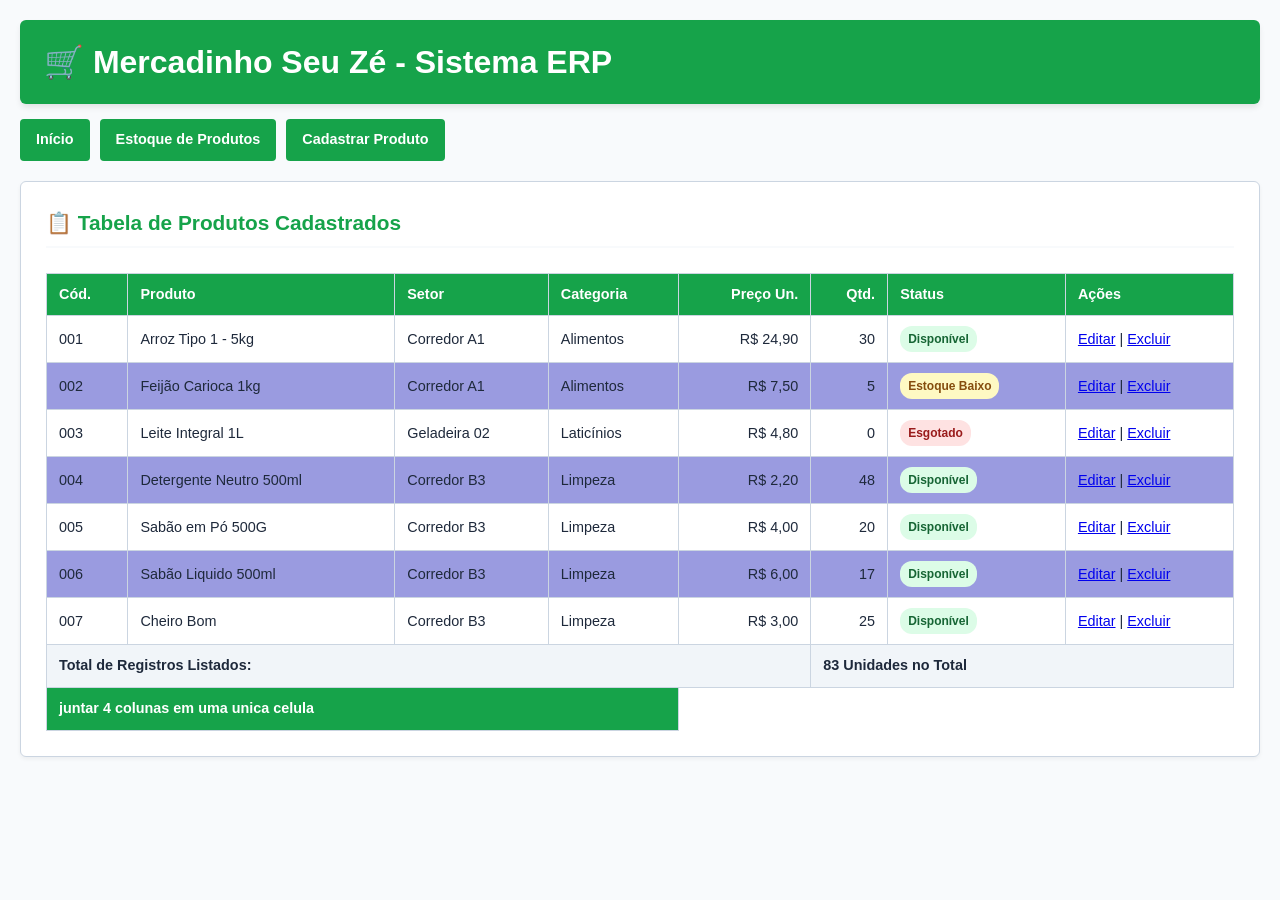
<file: projeto_web_eduardo_5.000/modulo_02/Exercício_05/produtos.html>
<!DOCTYPE html>
<html lang="pt-BR">
<head>
  <meta charset="UTF-8">
  <meta name="viewport" content="width=device-width, initial-scale=1.0">
  <title>Mercadinho Seu Zé - Gestão de Estoque</title>
  <link rel="stylesheet" href="style.css">
</head>
<body>

  <header>
    <h1>🛒 Mercadinho Seu Zé - Sistema ERP</h1>
  </header>

  <nav>
    <a href="index.html">Início</a>
    <a href="produtos.html">Estoque de Produtos</a>
    <a href="cadastro.html">Cadastrar Produto</a>
  </nav>

  <main class="conteudo">
    <h2>📋 Tabela de Produtos Cadastrados</h2>
        <!-- desafio-10.produto -->
    <div class="tabela-container">
      <!-- desafio-1.produto -->
      <table>
        <thead>
          <tr>
            <th>Cód.</th>
            <th>Produto</th>
            <!-- desafio-3.produto -->
            <th>Setor</th>
            <th>Categoria</th>
            <th class="text-right">Preço Un.</th>
            <th class="text-right">Qtd.</th>
            <th>Status</th>
            <!-- desafio-9.produto -->
            <th>Ações</th>
          </tr>
        </thead>
        <tbody>
          <tr>
            <td>001</td>
            <td>Arroz Tipo 1 - 5kg</td>
            <td>Corredor A1</td>
            <td>Alimentos</td>
            <!-- desafio-7.produto -->
            <td class="text-right">R$ 24,90</td>
            <td class="text-right">30</td>
            <td><span class="badge badge-verde">Disponível</span></td>
            <td><a href="#">Editar</a> | <a href="#">Excluir</a></td>
          </tr>
          <tr>
            <td>002</td>
            <td>Feijão Carioca 1kg</td>
            <td>Corredor A1</td>
            <td>Alimentos</td>
            <td class="text-right">R$ 7,50</td>
            <td class="text-right">5</td>
            <td><span class="badge badge-amarelo">Estoque Baixo</span></td>
            <td><a href="#">Editar</a> | <a href="#">Excluir</a></td>
          </tr>
          <tr>
            <td>003</td>
            <td>Leite Integral 1L</td>
            <td>Geladeira 02</td>
            <td>Laticínios</td>
            <td class="text-right">R$ 4,80</td>
            <td class="text-right">0</td>
            <td><span class="badge badge-vermelho">Esgotado</span></td>
            <td><a href="#">Editar</a> | <a href="#">Excluir</a></td>
          </tr>
          <tr>
            <td>004</td>
            <td>Detergente Neutro 500ml</td>
            <td>Corredor B3</td>
            <td>Limpeza</td>
            <td class="text-right">R$ 2,20</td>
            <td class="text-right">48</td>
            <td><span class="badge badge-verde">Disponível</span></td>
            <td><a href="#">Editar</a> | <a href="#">Excluir</a></td>
          </tr>
          <!-- desafio-8.produto -->
          <tr>
            <td>005</td>
            <td>Sabão em Pó 500G</td>
            <td>Corredor B3</td>
            <td>Limpeza</td>
            <td class="text-right">R$ 4,00</td>
            <td class="text-right">20</td>
            <td><span class="badge badge-verde">Disponível</span></td>
            <td><a href="#">Editar</a> | <a href="#">Excluir</a></td>
          </tr>
          <tr>
            <td>006</td>
            <td>Sabão Liquido 500ml</td>
            <td>Corredor B3</td>
            <td>Limpeza</td>
            <td class="text-right">R$ 6,00</td>
            <td class="text-right">17</td>
            <td><span class="badge badge-verde">Disponível</span></td>
            <td><a href="#">Editar</a> | <a href="#">Excluir</a></td>
          </tr>
          <tr>
            <td>007</td>
            <td>Cheiro Bom</td>
            <td>Corredor B3</td>
            <td>Limpeza</td>
            <td class="text-right">R$ 3,00</td>
            <td class="text-right">25</td>
            <td><span class="badge badge-verde">Disponível</span></td>
            <td><a href="#">Editar</a> | <a href="#">Excluir</a></td>
          </tr>
        </tbody>
        <tfoot>
          <tr>
            <td colspan="5">Total de Registros Listados:</td>
            <td colspan="3">83 Unidades no Total</td>
          </tr>
          <!-- desafio-2.produto -->
          <tr>
            <th colspan="4">juntar 4 colunas em uma unica celula</th>
          </tr>
        </tfoot>
      </table>
    </div>
  </main>

</body>
</html>
</file>
<file: projeto_web_eduardo_5.000/modulo_02/exercicio_03/style.css>
/* RESET BÁSICO */
* {
  margin: 0;
  padding: 0;
  box-sizing: border-box;
}

body {
  font-family: 'Segoe UI', Tahoma, Geneva, Verdana, sans-serif;
  background-color: #f0f2f5;
  color: #333;
  display: flex;
  flex-direction: column;
  align-items: center;
  min-height: 100vh;
  padding-bottom: 40px;
}

/* MENU DE NAVEGAÇÃO */
.menu-navegacao {
  background-color: #007bff;
  width: 100%;
  padding: 15px;
  display: flex;
  justify-content: center;
  gap: 20px;
  box-shadow: 0 2px 6px rgba(0,0,0,0.1);
  margin-bottom: 30px;
}

.menu-navegacao a {
  color: #ffffff;
  text-decoration: none;
  font-weight: 600;
  padding: 6px 14px;
  border-radius: 4px;
  transition: background-color 0.2s;
}

.menu-navegacao a:hover,
.menu-navegacao a.ativo {
  background-color: #0056b3;
}

/* CARTÃO DE PERFIL (INDEX.HTML) */
.cartao {
  background-color: #bfc9c1;
  width: 320px;
  padding: 25px;
  border-radius: 12px;
  box-shadow: 0 4px 12px rgba(0, 0, 0, 0.1);
  text-align: center;
  transition: transform 0.3s ease, box-shadow 0.3s ease;
}

.foto {
  border-radius: 50%;
  margin-bottom: 15px;
  border: 3px solid #007bff;
}

h1 {
  font-size: 1.4rem;
  color: #222;
  margin-bottom: 5px;
}

.cargo {
  font-size: 0.9rem;
  color: #007bff;
  font-weight: 600;
  margin-bottom: 15px;
}

.bio {
  font-size: 0.85rem;
  color: #666;
  margin-bottom: 20px;
  line-height: 1.4;
}

h2 {
  font-size: 1rem;
  color: #444;
  margin-bottom: 10px;
}

.habilidades {
  list-style: none;
  margin-bottom: 20px;
}

.habilidades li {
  background-color: #e9ecef;
  color: #495057;
  font-size: 0.8rem;
  padding: 6px 12px;
  border-radius: 15px;
  display: inline-block;
  margin: 3px;
}

.botao-contato {
  display: inline-block;
  text-decoration: none;
  background-color: #007bff;
  color: #ffffff;
  padding: 10px 20px;
  border-radius: 6px;
  font-weight: bold;
  font-size: 0.9rem;
  transition: background-color 0.3s;
}

.botao-contato:hover {
  background-color: #07701e;
}

/* PÁGINA DE DESAFIOS (DESAFIOS.HTML) */
.conteiner-desafios {
  max-width: 800px;
  width: 90%;
}

.conteiner-desafios h1 {
  font-size: 1.8rem;
  margin-bottom: 10px;
}

.subtitulo {
  color: #666;
  margin-bottom: 30px;
  font-size: 0.95rem;
}

/* TRAJETÓRIA DOS COMANDOS */
.secao-trajetoria {
  background-color: #ffffff;
  padding: 25px;
  border-radius: 10px;
  box-shadow: 0 2px 8px rgba(0, 0, 0, 0.08);
  margin-bottom: 30px;
}

.etapa-trajetoria {
  border-left: 3px solid #007bff;
  padding-left: 15px;
  margin-top: 20px;
}

.passo {
  background-color: #007bff;
  color: white;
  font-size: 0.75rem;
  padding: 2px 8px;
  border-radius: 4px;
  font-weight: bold;
  text-transform: uppercase;
}

.etapa-trajetoria h3 {
  margin: 5px 0;
  font-size: 1.1rem;
}

.etapa-trajetoria p {
  font-size: 0.9rem;
  color: #555;
  margin-bottom: 8px;
}

.etapa-trajetoria ul {
  margin-left: 20px;
  font-size: 0.88rem;
  color: #444;
}

.etapa-trajetoria code {
  background-color: #e9ecef;
  padding: 2px 5px;
  border-radius: 4px;
  color: #d63384;
  font-family: monospace;
}

/* CARDS DE DESAFIOS */
.secao-desafios h2 {
  margin-bottom: 10px;
}

.card-desafio {
  background-color: #ffffff;
  padding: 20px;
  border-radius: 8px;
  margin-top: 15px;
  box-shadow: 0 2px 6px rgba(0, 0, 0, 0.06);
  border-left: 5px solid #ccc;
}

.nivel-facil { border-left-color: #28a745; }
.nivel-medio { border-left-color: #ffc107; }
.nivel-dificil { border-left-color: #dc3545; }

.tag-nivel {
  font-size: 0.75rem;
  font-weight: bold;
  text-transform: uppercase;
  color: #666;
}

.card-desafio h3 {
  font-size: 1.1rem;
  margin: 5px 0;
}

.card-desafio p {
  font-size: 0.9rem;
  color: #555;
}
.cartao:hover{
  transform: translateY(-8px);
  background-color: #201c1d
</file>
<file: projeto_web_eduardo_5.000/modulo_02/Exercício_05/style.css>
/* =========================================================================
   SISTEMA DE GESTÃO CORPORATIVA - MERCADINHO SEU ZÉ
   ========================================================================= */
/* desafio-02.style */
/* VARIÁVEIS DE CORES CORPORATIVAS */
:root {
  --verde-principal: #16a34a;
  --verde-escuro: #15803d;
  --cor-fundo: #f8fafc;
  --cor-card: #ffffff;
  --cor-texto: #1e293b;
  --cor-borda: #cbd5e1;
}
/* desafio-01.style */
/* RESET REGRAS GERAIS */
* {
  box-sizing: border-box;
  margin: 0;
  padding: 0;
  /* desafio-04.style */
  font-family: Arial, Helvetica, sans-serif;
}

body {
  background-color: var(--cor-fundo);
  color: var(--cor-texto);
  padding: 20px;
  line-height: 1.5;
}
/* desafio-05.style */
/* CABEÇALHO DA EMPRESA */
header {
  background-color: var(--verde-principal);
  color: white;
  padding: 18px 24px;
  border-radius: 6px;
  margin-bottom: 15px;
  box-shadow: 0 4px 6px -1px rgba(0, 0, 0, 0.1);
}

/* NAV - BARRA DE NAVEGAÇÃO */
nav {
  margin-bottom: 20px;
  display: flex;
  gap: 10px;
}

nav a {
  background-color: var(--verde-principal);
  color: white;
  padding: 10px 16px;
  text-decoration: none;
  border-radius: 4px;
  font-weight: bold;
  font-size: 0.9rem;
  transition: background-color 0.2s;
}

nav a:hover {
  /* desafio.index-8  */
  background-color: #007bff;
  cursor: pointer;
}

/* ESTRUTURA DOS CONTAINERS */
.conteudo {
  background: var(--cor-card);
  padding: 25px;
  border-radius: 6px;
  box-shadow: 0 2px 4px rgba(0, 0, 0, 0.05);
  border: 1px solid var(--cor-borda);
}

h2 {
  color: var(--verde-principal);
  margin-bottom: 15px;
  font-size: 1.3rem;
  border-bottom: 2px solid var(--cor-fundo);
  padding-bottom: 8px;
}

/* CARDS DA TELA INICIAL (INDEX) */
.painel-atalhos {
  display: flex;
  gap: 15px;
  margin-top: 20px;
}

.card-atalho {
  flex: 1;
  background-color: #f1f5f9;
  border: 1px solid var(--cor-borda);
  padding: 15px;
  border-radius: 6px;
}

/* TABELA DE DADOS (PRODUTOS) */
.tabela-container {
  overflow-x: auto;
}

table {
  width: 100%;
  border-collapse: collapse;
  margin-top: 10px;
}

th, td {
  border: 1px solid var(--cor-borda);
  padding: 10px 12px;
  /*  desafio-7.produto */
   text-align: left;
  font-size: 0.9rem;
}


th {
  background-color: var(--verde-principal);
  color: white;
}
 /*  desafio-4.produto */
tbody tr:nth-child(even) {
  background-color: #9a9be0;
}
/*  desafio-5.produto */
tbody tr:hover {
  background-color: #e6da73;
}

tfoot td {
  background-color: #f1f5f9;
  font-weight: bold;
}

.text-right {
  text-align: right;
}

/* ETIQUETAS DE STATUS (BADGES) */
.badge {
  padding: 4px 8px;
  border-radius: 12px;
  font-size: 0.75rem;
  font-weight: bold;
  display: inline-block;
}
/*  desafio-6.produto */
.badge-verde { background-color: #dcfce7; color: #166534; }
.badge-amarelo { background-color: #fef9c3; color: #854d0e; }
.badge-vermelho { background-color: #fee2e2; color: #991b1b; }

/* FORMULÁRIO (CADASTRO) */
fieldset {
  border: 1px solid var(--cor-borda);
  padding: 18px;
  border-radius: 6px;
  margin-bottom: 15px;
}

legend {
  font-weight: bold;
  color: var(--verde-principal);
  padding: 0 6px;
  font-size: 0.9rem;
}

.campo {
  margin-bottom: 12px;
}
/* desafio-6.formulario */
.linha-dupla {
  display: flex;
  gap: 15px;
}

.linha-dupla .campo {
  flex: 1;
}

label {
  display: block;
  font-weight: bold;
  margin-bottom: 4px;
  font-size: 0.85rem;
}

input, select {
  width: 100%;
  padding: 8px 10px;
  border: 1px solid var(--cor-borda);
  border-radius: 4px;
  font-size: 0.9rem;
}
 /* desafio-05.formulario */
input:focus, select:focus {
  border-color: var(--verde-principal);
  outline: none;
  box-shadow: 0 0 4px rgba(22, 163, 74, 0.4);
  color: blue;
}

button {
  background-color: var(--verde-principal);
  color: white;
  border: none;
  padding: 12px 20px;
  border-radius: 4px;
  cursor: pointer;
  font-size: 0.95rem;
  font-weight: bold;
  width: 100%;
}

button:hover {
  background-color: var(--verde-escuro);
}
/* ia.desafio-8.formulario */
.checkbox-label {
  display: flex;
  align-items: center;
  gap: 6px;
  font-weight: normal;
}
.grupo-checkbox {
  display: flex;
  gap: 20px;
  margin-top: 8px;
}
/* desafio-3.style-responsividade ajuste de telas*/
/* RESPONSIVIDADE */
@media (max-width: 768px) {
  nav, .painel-atalhos, .linha-dupla {
    flex-direction: column;
  }
}
</file>
